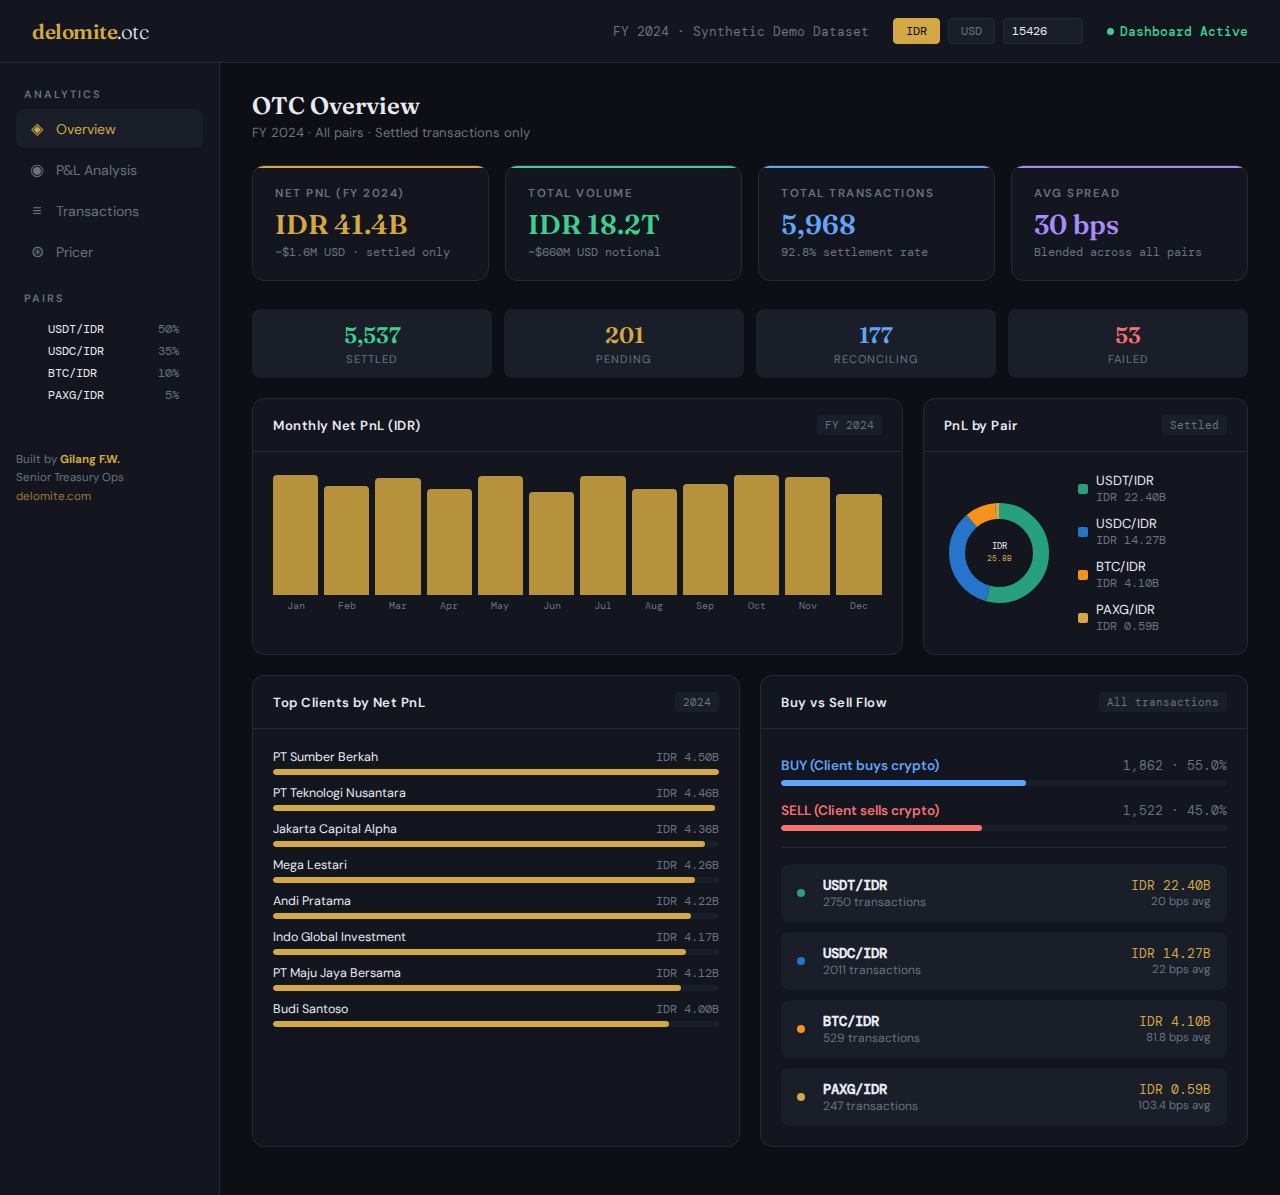
<file: dashboard/index.html>
<!DOCTYPE html>
<html lang="en">

<head>
  <meta charset="UTF-8" />
  <meta name="viewport" content="width=device-width, initial-scale=1.0" />
  <title>OTC Treasury Dashboard · Delomite</title>
  <link
    href="https://fonts.googleapis.com/css2?family=DM+Mono:wght@400;500&family=Fraunces:ital,opsz,wght@0,9..144,300;0,9..144,600;0,9..144,700;1,9..144,300&family=DM+Sans:wght@300;400;500;600&display=swap"
    rel="stylesheet" />
  <style>
    :root {
      --bg: #0d0f14;
      --surface: #13161e;
      --surface2: #1a1e28;
      --border: #252935;
      --text: #e8eaf0;
      --muted: #6b7280;
      --gold: #d4a843;
      --gold-dim: #a07830;
      --green: #3ecf8e;
      --red: #f87171;
      --blue: #60a5fa;
      --purple: #a78bfa;
      --usdt: #26a17b;
      --usdc: #2775ca;
      --btc: #f7931a;
      --paxg: #d4a843;
    }

    * {
      margin: 0;
      padding: 0;
      box-sizing: border-box;
    }

    body {
      background: var(--bg);
      color: var(--text);
      font-family: 'DM Sans', sans-serif;
      font-size: 14px;
      min-height: 100vh;
    }

    /* ── TOPBAR ── */
    .topbar {
      display: flex;
      align-items: center;
      justify-content: space-between;
      padding: 18px 32px;
      border-bottom: 1px solid var(--border);
      background: var(--surface);
      position: sticky;
      top: 0;
      z-index: 100;
    }

    .logo {
      font-family: 'Fraunces', serif;
      font-size: 1.3rem;
      font-weight: 600;
      color: var(--gold);
      letter-spacing: -0.5px;
    }

    .logo span {
      color: var(--text);
      font-weight: 300;
    }

    .topbar-meta {
      display: flex;
      align-items: center;
      gap: 24px;
      font-size: 0.8rem;
      color: var(--muted);
      font-family: 'DM Mono', monospace;
    }

    .live-badge {
      display: flex;
      align-items: center;
      gap: 6px;
      color: var(--green);
      font-weight: 500;
    }

    .live-dot {
      width: 7px;
      height: 7px;
      border-radius: 50%;
      background: var(--green);
      animation: pulse 2s infinite;
    }

    @keyframes pulse {

      0%,
      100% {
        opacity: 1;
      }

      50% {
        opacity: 0.3;
      }
    }

    /* ── LAYOUT ── */
    .layout {
      display: grid;
      grid-template-columns: 220px 1fr;
      min-height: calc(100vh - 61px);
    }

    /* ── SIDEBAR ── */
    .sidebar {
      background: var(--surface);
      border-right: 1px solid var(--border);
      padding: 24px 0;
    }

    .nav-section {
      padding: 0 16px;
      margin-bottom: 8px;
    }

    .nav-label {
      font-size: 0.68rem;
      font-weight: 600;
      letter-spacing: 2px;
      text-transform: uppercase;
      color: var(--muted);
      padding: 0 8px;
      margin-bottom: 8px;
    }

    .nav-item {
      display: flex;
      align-items: center;
      gap: 10px;
      padding: 9px 12px;
      border-radius: 8px;
      cursor: pointer;
      color: var(--muted);
      font-size: 0.88rem;
      transition: all 0.15s;
      margin-bottom: 2px;
    }

    .nav-item:hover {
      background: var(--surface2);
      color: var(--text);
    }

    .nav-item.active {
      background: var(--surface2);
      color: var(--gold);
    }

    .nav-item .icon {
      font-size: 1rem;
      width: 18px;
      text-align: center;
    }

    .sidebar-pair-list {
      padding: 8px 24px;
      display: flex;
      flex-direction: column;
      gap: 6px;
    }

    .pair-tag {
      display: flex;
      align-items: center;
      justify-content: space-between;
      font-size: 0.78rem;
      font-family: 'DM Mono', monospace;
    }

    .pair-dot {
      width: 8px;
      height: 8px;
      border-radius: 50%;
      margin-right: 8px;
    }

    .pair-dot.usdt {
      background: var(--usdt);
    }

    .pair-dot.usdc {
      background: var(--usdc);
    }

    .pair-dot.btc {
      background: var(--btc);
    }

    .pair-dot.paxg {
      background: var(--paxg);
    }

    .pair-pct {
      color: var(--muted);
    }

    /* ── MAIN ── */
    .main {
      padding: 28px 32px;
      overflow-x: hidden;
    }

    .page {
      display: none;
    }

    .page.active {
      display: block;
    }

    /* ── KPI STRIP ── */
    .kpi-strip {
      display: grid;
      grid-template-columns: repeat(4, 1fr);
      gap: 16px;
      margin-bottom: 28px;
    }

    .kpi {
      background: var(--surface);
      border: 1px solid var(--border);
      border-radius: 12px;
      padding: 20px 22px;
      position: relative;
      overflow: hidden;
    }

    .kpi::before {
      content: '';
      position: absolute;
      top: 0;
      left: 0;
      right: 0;
      height: 2px;
    }

    .kpi.gold::before {
      background: var(--gold);
    }

    .kpi.green::before {
      background: var(--green);
    }

    .kpi.blue::before {
      background: var(--blue);
    }

    .kpi.purple::before {
      background: var(--purple);
    }

    .kpi-label {
      font-size: 0.72rem;
      font-weight: 600;
      letter-spacing: 1.5px;
      text-transform: uppercase;
      color: var(--muted);
      margin-bottom: 10px;
    }

    .kpi-value {
      font-family: 'Fraunces', serif;
      font-size: 1.7rem;
      font-weight: 600;
      line-height: 1;
      margin-bottom: 6px;
    }

    .kpi-value.gold {
      color: var(--gold);
    }

    .kpi-value.green {
      color: var(--green);
    }

    .kpi-value.blue {
      color: var(--blue);
    }

    .kpi-value.purple {
      color: var(--purple);
    }

    .kpi-sub {
      font-size: 0.75rem;
      color: var(--muted);
      font-family: 'DM Mono', monospace;
    }

    /* ── GRID ── */
    .grid-2 {
      display: grid;
      grid-template-columns: 1fr 1fr;
      gap: 20px;
      margin-bottom: 20px;
    }

    .grid-3 {
      display: grid;
      grid-template-columns: 2fr 1fr;
      gap: 20px;
      margin-bottom: 20px;
    }

    /* ── CARD ── */
    .card {
      background: var(--surface);
      border: 1px solid var(--border);
      border-radius: 12px;
      overflow: hidden;
    }

    .card-header {
      display: flex;
      align-items: center;
      justify-content: space-between;
      padding: 16px 20px;
      border-bottom: 1px solid var(--border);
    }

    .card-title {
      font-size: 0.82rem;
      font-weight: 600;
      letter-spacing: 0.5px;
      color: var(--text);
    }

    .card-badge {
      font-size: 0.68rem;
      font-family: 'DM Mono', monospace;
      color: var(--muted);
      background: var(--surface2);
      padding: 3px 8px;
      border-radius: 4px;
    }

    .card-body {
      padding: 20px;
    }

    /* ── CHART CANVAS ── */
    .chart-wrap {
      position: relative;
    }

    /* ── BAR CHART (CSS) ── */
    .bar-chart {
      display: flex;
      align-items: flex-end;
      gap: 6px;
      height: 140px;
    }

    .bar-col {
      flex: 1;
      display: flex;
      flex-direction: column;
      align-items: center;
      gap: 4px;
      height: 100%;
      justify-content: flex-end;
    }

    .bar {
      width: 100%;
      border-radius: 4px 4px 0 0;
      transition: opacity 0.2s;
      cursor: pointer;
      min-height: 4px;
    }

    .bar:hover {
      opacity: 0.8;
    }

    .bar-label {
      font-size: 0.6rem;
      color: var(--muted);
      font-family: 'DM Mono', monospace;
      text-align: center;
    }

    /* ── LINE CHART (SVG) ── */
    .line-chart-wrap {
      width: 100%;
      overflow: hidden;
    }

    /* ── DONUT ── */
    .donut-wrap {
      display: flex;
      align-items: center;
      gap: 24px;
    }

    .donut-svg {
      flex-shrink: 0;
    }

    .donut-legend {
      display: flex;
      flex-direction: column;
      gap: 10px;
    }

    .legend-item {
      display: flex;
      align-items: center;
      gap: 8px;
      font-size: 0.82rem;
    }

    .legend-dot {
      width: 10px;
      height: 10px;
      border-radius: 2px;
      flex-shrink: 0;
    }

    .legend-name {
      color: var(--text);
    }

    .legend-val {
      color: var(--muted);
      font-family: 'DM Mono', monospace;
      font-size: 0.75rem;
    }

    /* ── STATUS PILLS ── */
    .status-row {
      display: flex;
      gap: 12px;
      margin-bottom: 20px;
    }

    .status-pill {
      flex: 1;
      background: var(--surface2);
      border-radius: 8px;
      padding: 12px 14px;
      text-align: center;
    }

    .status-pill .num {
      font-family: 'Fraunces', serif;
      font-size: 1.4rem;
      font-weight: 600;
      margin-bottom: 3px;
    }

    .status-pill .lbl {
      font-size: 0.7rem;
      color: var(--muted);
      text-transform: uppercase;
      letter-spacing: 1px;
    }

    .status-pill.settled .num {
      color: var(--green);
    }

    .status-pill.pending .num {
      color: var(--gold);
    }

    .status-pill.recon .num {
      color: var(--blue);
    }

    .status-pill.failed .num {
      color: var(--red);
    }

    /* ── TABLE ── */
    .data-table {
      width: 100%;
      border-collapse: collapse;
    }

    .data-table th {
      font-size: 0.7rem;
      font-weight: 600;
      letter-spacing: 1px;
      text-transform: uppercase;
      color: var(--muted);
      padding: 10px 12px;
      text-align: left;
      border-bottom: 1px solid var(--border);
    }

    .data-table td {
      padding: 10px 12px;
      font-size: 0.82rem;
      border-bottom: 1px solid var(--border);
      font-family: 'DM Mono', monospace;
      color: var(--text);
    }

    .data-table tr:last-child td {
      border-bottom: none;
    }

    .data-table tr:hover td {
      background: var(--surface2);
    }

    .badge {
      display: inline-block;
      padding: 2px 8px;
      border-radius: 4px;
      font-size: 0.68rem;
      font-weight: 600;
    }

    .badge.buy {
      background: rgba(96, 165, 250, 0.15);
      color: var(--blue);
    }

    .badge.sell {
      background: rgba(248, 113, 113, 0.15);
      color: var(--red);
    }

    .badge.settled {
      background: rgba(62, 207, 142, 0.15);
      color: var(--green);
    }

    .badge.pending {
      background: rgba(212, 168, 67, 0.15);
      color: var(--gold);
    }

    .badge.recon {
      background: rgba(96, 165, 250, 0.1);
      color: var(--blue);
    }

    .badge.failed {
      background: rgba(248, 113, 113, 0.1);
      color: var(--red);
    }

    .pair-chip {
      display: inline-flex;
      align-items: center;
      gap: 5px;
      font-size: 0.75rem;
    }

    /* ── PRICER ── */
    .pricer-form {
      display: grid;
      grid-template-columns: 1fr 1fr;
      gap: 16px;
      margin-bottom: 20px;
    }

    .form-group {
      display: flex;
      flex-direction: column;
      gap: 6px;
    }

    .form-label {
      font-size: 0.72rem;
      font-weight: 600;
      letter-spacing: 1px;
      text-transform: uppercase;
      color: var(--muted);
    }

    .form-input,
    .form-select {
      background: var(--surface2);
      border: 1px solid var(--border);
      color: var(--text);
      padding: 10px 14px;
      border-radius: 8px;
      font-size: 0.88rem;
      font-family: 'DM Mono', monospace;
      outline: none;
      transition: border-color 0.2s;
    }

    .form-input:focus,
    .form-select:focus {
      border-color: var(--gold);
    }

    .form-select option {
      background: var(--surface2);
    }

    .pricer-result {
      background: var(--surface2);
      border: 1px solid var(--border);
      border-radius: 10px;
      padding: 20px;
    }

    .pricer-grid {
      display: grid;
      grid-template-columns: repeat(3, 1fr);
      gap: 16px;
      margin-bottom: 16px;
    }

    .pricer-item {
      text-align: center;
    }

    .pricer-item .p-label {
      font-size: 0.68rem;
      color: var(--muted);
      text-transform: uppercase;
      letter-spacing: 1px;
      margin-bottom: 6px;
    }

    .pricer-item .p-value {
      font-family: 'Fraunces', serif;
      font-size: 1.1rem;
      font-weight: 600;
    }

    .pricer-item .p-value.buy-quote {
      color: var(--blue);
    }

    .pricer-item .p-value.sell-quote {
      color: var(--red);
    }

    .pricer-item .p-value.pnl {
      color: var(--green);
    }

    .calc-btn {
      width: 100%;
      padding: 12px;
      background: var(--gold);
      color: #0d0f14;
      border: none;
      border-radius: 8px;
      font-size: 0.9rem;
      font-weight: 600;
      cursor: pointer;
      font-family: 'DM Sans', sans-serif;
      transition: opacity 0.2s;
    }

    .calc-btn:hover {
      opacity: 0.85;
    }

    .pricer-note {
      font-size: 0.72rem;
      color: var(--muted);
      margin-top: 12px;
      padding-top: 12px;
      border-top: 1px solid var(--border);
    }

    /* ── HORIZONTAL BAR (client pnl) ── */
    .hbar-list {
      display: flex;
      flex-direction: column;
      gap: 10px;
    }

    .hbar-row {
      display: flex;
      flex-direction: column;
      gap: 4px;
    }

    .hbar-meta {
      display: flex;
      justify-content: space-between;
      font-size: 0.78rem;
    }

    .hbar-name {
      color: var(--text);
    }

    .hbar-val {
      color: var(--muted);
      font-family: 'DM Mono', monospace;
    }

    .hbar-track {
      background: var(--surface2);
      border-radius: 3px;
      height: 6px;
      overflow: hidden;
    }

    .hbar-fill {
      height: 100%;
      border-radius: 3px;
      background: var(--gold);
      transition: width 0.8s ease;
    }

    /* ── PAGE TITLE ── */
    .page-title {
      margin-bottom: 24px;
    }

    .page-title h2 {
      font-family: 'Fraunces', serif;
      font-size: 1.5rem;
      font-weight: 600;
      color: var(--text);
      margin-bottom: 4px;
    }

    .page-title p {
      font-size: 0.82rem;
      color: var(--muted);
    }

    /* ── PAIR PNL TABLE ── */
    .pair-summary {
      display: flex;
      flex-direction: column;
      gap: 10px;
    }

    .pair-row {
      display: flex;
      align-items: center;
      justify-content: space-between;
      padding: 12px 16px;
      background: var(--surface2);
      border-radius: 8px;
    }

    .pair-info {
      display: flex;
      align-items: center;
      gap: 10px;
    }

    .pair-name {
      font-weight: 600;
      font-size: 0.9rem;
      font-family: 'DM Mono', monospace;
    }

    .pair-txcount {
      font-size: 0.75rem;
      color: var(--muted);
    }

    .pair-nums {
      display: flex;
      gap: 24px;
      text-align: right;
    }

    .pair-num-item .lbl {
      font-size: 0.65rem;
      color: var(--muted);
      text-transform: uppercase;
      letter-spacing: 1px;
    }

    .pair-num-item .val {
      font-family: 'DM Mono', monospace;
      font-size: 0.85rem;
    }


    /* ── CURRENCY TOGGLE ── */
    .currency-btn {
      background: var(--surface2);
      border: 1px solid var(--border);
      color: var(--muted);
      padding: 4px 12px;
      border-radius: 4px;
      font-size: 0.75rem;
      font-family: 'DM Mono', monospace;
      cursor: pointer;
      transition: all 0.2s;
    }

    .currency-btn:hover {
      border-color: var(--gold);
    }

    .currency-btn.active {
      background: var(--gold);
      color: #0d0f14;
      border-color: var(--gold);
    }

    @media (max-width: 900px) {
      .layout {
        grid-template-columns: 1fr;
      }

      .sidebar {
        display: none;
      }

      .kpi-strip {
        grid-template-columns: repeat(2, 1fr);
      }

      .grid-2,
      .grid-3 {
        grid-template-columns: 1fr;
      }

      .pricer-form {
        grid-template-columns: 1fr;
      }

      .pricer-grid {
        grid-template-columns: 1fr;
      }
    }
  </style>
</head>

<body>

  <!-- TOPBAR -->
  <div class="topbar">
    <div class="logo">delomite<span>.otc</span></div>
    <div class="topbar-meta">
      <span>FY 2024 · Synthetic Demo Dataset</span>
      <div style="display:flex; gap:8px; align-items:center;">
        <button id="btn-idr" class="currency-btn active" onclick="setCurrency('IDR')">IDR</button>
        <button id="btn-usd" class="currency-btn" onclick="setCurrency('USD')">USD</button>
        <input type="number" id="fx-rate" value="15426" placeholder="FX Rate"
          style="width:80px; background:var(--surface2); border:1px solid var(--border); color:var(--text); padding:4px 8px; border-radius:4px; font-size:0.75rem; font-family:'DM Mono',monospace;"
          onchange="updateFxRate()" />
      </div>
      <div class="live-badge">
        <div class="live-dot"></div>Dashboard Active
      </div>
    </div>
  </div>

  <div class="layout">

    <!-- SIDEBAR -->
    <div class="sidebar">
      <div class="nav-section">
        <div class="nav-label">Analytics</div>
        <div class="nav-item active" onclick="showPage('overview')">
          <span class="icon">◈</span> Overview
        </div>
        <div class="nav-item" onclick="showPage('pnl')">
          <span class="icon">◉</span> P&amp;L Analysis
        </div>
        <div class="nav-item" onclick="showPage('transactions')">
          <span class="icon">≡</span> Transactions
        </div>
        <div class="nav-item" onclick="showPage('pricer')">
          <span class="icon">⊛</span> Pricer
        </div>
      </div>

      <div class="nav-section" style="margin-top:20px;">
        <div class="nav-label">Pairs</div>
        <div class="sidebar-pair-list">
          <div class="pair-tag">
            <span><span class="pair-dot usdt"></span>USDT/IDR</span>
            <span class="pair-pct">50%</span>
          </div>
          <div class="pair-tag">
            <span><span class="pair-dot usdc"></span>USDC/IDR</span>
            <span class="pair-pct">35%</span>
          </div>
          <div class="pair-tag">
            <span><span class="pair-dot btc"></span>BTC/IDR</span>
            <span class="pair-pct">10%</span>
          </div>
          <div class="pair-tag">
            <span><span class="pair-dot paxg"></span>PAXG/IDR</span>
            <span class="pair-pct">5%</span>
          </div>
        </div>
      </div>

      <div class="nav-section" style="margin-top:24px; padding: 16px;">
        <div style="font-size:0.72rem; color:var(--muted); line-height:1.6;">
          Built by <strong style="color:var(--gold)">Gilang F.W.</strong><br>
          Senior Treasury Ops<br>
          <a href="https://delomite.com" style="color:var(--gold-dim); text-decoration:none;">delomite.com</a>
        </div>
      </div>
    </div>

    <!-- MAIN -->
    <div class="main">

      <!-- ══════════════════ PAGE: OVERVIEW ══════════════════ -->
      <div id="page-overview" class="page active">
        <div class="page-title">
          <h2>OTC Overview</h2>
          <p>FY 2024 · All pairs · Settled transactions only</p>
        </div>

        <!-- KPI STRIP -->
        <div class="kpi-strip">
          <div class="kpi gold">
            <div class="kpi-label">Net PnL (FY 2024)</div>
          <div class="kpi-value gold">IDR 41.4B</div>
            <div class="kpi-sub">~$1.6M USD · settled only</div>
          </div>
          <div class="kpi green">
            <div class="kpi-label">Total Volume</div>
          <div class="kpi-value green">IDR 18.2T</div>
            <div class="kpi-sub">~$660M USD notional</div>
          </div>
          <div class="kpi blue">
            <div class="kpi-label">Total Transactions</div>
          <div class="kpi-value blue">5,968</div>
          <div class="kpi-sub">92.8% settlement rate</div>
          </div>
          <div class="kpi purple">
            <div class="kpi-label">Avg Spread</div>
          <div class="kpi-value purple">30 bps</div>
            <div class="kpi-sub">Blended across all pairs</div>
          </div>
        </div>

        <!-- STATUS ROW -->
        <div class="status-row">
          <div class="status-pill settled">
          <div class="num">5,537</div>
            <div class="lbl">Settled</div>
          </div>
          <div class="status-pill pending">
          <div class="num">201</div>
            <div class="lbl">Pending</div>
          </div>
          <div class="status-pill recon">
          <div class="num">177</div>
            <div class="lbl">Reconciling</div>
          </div>
          <div class="status-pill failed">
          <div class="num">53</div>
            <div class="lbl">Failed</div>
          </div>
        </div>

        <!-- MONTHLY BAR + PAIR DONUT -->
        <div class="grid-3">
          <div class="card">
            <div class="card-header">
              <span class="card-title">Monthly Net PnL (IDR)</span>
              <span class="card-badge">FY 2024</span>
            </div>
            <div class="card-body">
              <div class="bar-chart" id="monthly-bar"></div>
            </div>
          </div>

          <div class="card">
            <div class="card-header">
              <span class="card-title">PnL by Pair</span>
              <span class="card-badge">Settled</span>
            </div>
            <div class="card-body">
              <div class="donut-wrap">
                <svg class="donut-svg" width="110" height="110" viewBox="0 0 110 110" id="donut-svg"></svg>
                <div class="donut-legend" id="donut-legend"></div>
              </div>
            </div>
          </div>
        </div>

        <!-- CLIENT PNL + DIRECTION -->
        <div class="grid-2">
          <div class="card">
            <div class="card-header">
              <span class="card-title">Top Clients by Net PnL</span>
              <span class="card-badge">2024</span>
            </div>
            <div class="card-body">
              <div class="hbar-list" id="client-hbar"></div>
            </div>
          </div>

          <div class="card">
            <div class="card-header">
              <span class="card-title">Buy vs Sell Flow</span>
              <span class="card-badge">All transactions</span>
            </div>
            <div class="card-body">
              <div style="display:flex; flex-direction:column; gap:16px; padding-top:8px;">
                <div>
                  <div style="display:flex; justify-content:space-between; margin-bottom:6px;">
                    <span style="color:var(--blue); font-size:0.85rem; font-weight:600;">BUY (Client buys crypto)</span>
                    <span style="font-family:'DM Mono',monospace; font-size:0.82rem; color:var(--muted);">1,862 ·
                      55.0%</span>
                  </div>
                  <div class="hbar-track">
                    <div class="hbar-fill" style="width:55%; background:var(--blue);"></div>
                  </div>
                </div>
                <div>
                  <div style="display:flex; justify-content:space-between; margin-bottom:6px;">
                    <span style="color:var(--red); font-size:0.85rem; font-weight:600;">SELL (Client sells
                      crypto)</span>
                    <span style="font-family:'DM Mono',monospace; font-size:0.82rem; color:var(--muted);">1,522 ·
                      45.0%</span>
                  </div>
                  <div class="hbar-track">
                    <div class="hbar-fill" style="width:45%; background:var(--red);"></div>
                  </div>
                </div>

                <div style="border-top:1px solid var(--border); padding-top:16px;">
                  <div class="pair-summary" id="pair-summary-small"></div>
                </div>
              </div>
            </div>
          </div>
        </div>
      </div>

      <!-- ══════════════════ PAGE: PNL ══════════════════ -->
      <div id="page-pnl" class="page">
        <div class="page-title">
          <h2>P&amp;L Analysis</h2>
          <p>Revenue recognition on full settlement of both legs</p>
        </div>

        <div class="kpi-strip">
          <div class="kpi gold">
            <div class="kpi-label">Gross Spread (FY)</div>
          <div class="kpi-value gold">IDR 41.4B</div>
            <div class="kpi-sub">Before regulatory tax</div>
          </div>
          <div class="kpi green">
            <div class="kpi-label">Net PnL (FY)</div>
            <div class="kpi-value green">IDR 25.8B</div>
            <div class="kpi-sub">After 0.21% OJK tax</div>
          </div>
          <div class="kpi blue">
            <div class="kpi-label">Tax Paid (FY)</div>
            <div class="kpi-value blue">IDR 19.6B</div>
            <div class="kpi-sub">Regulatory compliance</div>
          </div>
          <div class="kpi purple">
            <div class="kpi-label">Tax/Spread Ratio</div>
            <div class="kpi-value purple">43%</div>
            <div class="kpi-sub">Effective tax burden</div>
          </div>
        </div>

        <div class="card" style="margin-bottom:20px;">
          <div class="card-header">
            <span class="card-title">Monthly Waterfall: Gross Spread → Tax → Net PnL</span>
            <span class="card-badge">IDR billions</span>
          </div>
          <div class="card-body">
            <div id="waterfall-chart" style="height:180px; display:flex; align-items:flex-end; gap:4px;"></div>
            <div style="display:flex; gap:20px; margin-top:14px;">
              <span style="display:flex; align-items:center; gap:6px; font-size:0.75rem; color:var(--muted);">
                <span
                  style="width:10px; height:10px; border-radius:2px; background:var(--gold); display:inline-block;"></span>Gross
                Spread
              </span>
              <span style="display:flex; align-items:center; gap:6px; font-size:0.75rem; color:var(--muted);">
                <span
                  style="width:10px; height:10px; border-radius:2px; background:var(--red); display:inline-block;"></span>Tax
                (0.21%)
              </span>
              <span style="display:flex; align-items:center; gap:6px; font-size:0.75rem; color:var(--muted);">
                <span
                  style="width:10px; height:10px; border-radius:2px; background:var(--green); display:inline-block;"></span>Net
                PnL
              </span>
            </div>
          </div>
        </div>

        <div class="card">
          <div class="card-header">
            <span class="card-title">PnL Breakdown by Pair</span>
            <span class="card-badge">FY 2024 · Settled</span>
          </div>
          <div class="card-body">
            <table class="data-table">
              <thead>
                <tr>
                  <th>Pair</th>
                  <th>Transactions</th>
                  <th>Avg Spread (bps)</th>
                  <th>Net PnL (IDR)</th>
                  <th>PnL Share</th>
                </tr>
              </thead>
              <tbody id="pair-pnl-table"></tbody>
            </table>
          </div>
        </div>
      </div>

      <!-- ══════════════════ PAGE: TRANSACTIONS ══════════════════ -->
      <div id="page-transactions" class="page">
        <div class="page-title">
          <h2>Recent Transactions</h2>
          <p>Latest 20 settled transactions · Sorted by trade timestamp</p>
        </div>
        <div class="card">
          <div class="card-body" style="padding:0; overflow-x:auto;">
            <table class="data-table">
              <thead>
                <tr>
                  <th>TX ID</th>
                  <th>Date</th>
                  <th>Pair</th>
                  <th>Dir</th>
                  <th>Client</th>
                  <th>Volume</th>
                  <th>Rate (IDR)</th>
                  <th>IDR Amount</th>
                  <th>Spread</th>
                  <th>Net PnL</th>
                  <th>Status</th>
                </tr>
              </thead>
              <tbody id="tx-table"></tbody>
            </table>
          </div>
        </div>
      </div>

      <!-- ══════════════════ PAGE: PRICER ══════════════════ -->
      <div id="page-pricer" class="page">
        <div class="page-title">
          <h2>OTC Pricer</h2>
          <p>Live quote calculator · MM rate + spread + 0.21% OJK tax</p>
        </div>

        <div class="card" style="margin-bottom:20px;">
          <div class="card-header">
            <span class="card-title">Quote Calculator</span>
            <span class="card-badge">Indicative only</span>
          </div>
          <div class="card-body">
            <div class="pricer-form">
              <div class="form-group">
                <label class="form-label">Pair</label>
                <select class="form-select" id="p-pair" onchange="updateSpreadHint()">
                  <option value="USDT/IDR">USDT/IDR</option>
                  <option value="USDC/IDR">USDC/IDR</option>
                  <option value="BTC/IDR">BTC/IDR</option>
                  <option value="PAXG/IDR">PAXG/IDR</option>
                </select>
              </div>
              <div class="form-group">
                <label class="form-label">MM Indicative Rate (IDR)</label>
                <input class="form-input" type="number" id="p-mm-rate" placeholder="e.g. 15800" />
              </div>
              <div class="form-group">
                <label class="form-label">Volume (crypto units)</label>
                <input class="form-input" type="number" id="p-volume" placeholder="e.g. 100000" />
              </div>
              <div class="form-group">
                <label class="form-label">Spread (bps) <span id="spread-hint"
                    style="color:var(--muted); font-size:0.7rem;"></span></label>
                <input class="form-input" type="number" id="p-spread" placeholder="e.g. 20" />
              </div>
            </div>

            <button class="calc-btn" onclick="calculateQuote()">Calculate Quote</button>

            <div class="pricer-result" style="margin-top:20px;" id="pricer-result">
              <div class="pricer-grid">
                <div class="pricer-item">
                  <div class="p-label">Buy Quote (IDR/unit)</div>
                  <div class="p-value buy-quote" id="r-buy">—</div>
                </div>
                <div class="pricer-item">
                  <div class="p-label">Sell Quote (IDR/unit)</div>
                  <div class="p-value sell-quote" id="r-sell">—</div>
                </div>
                <div class="pricer-item">
                  <div class="p-label">Est. Net PnL (IDR)</div>
                  <div class="p-value pnl" id="r-pnl">—</div>
                </div>
              </div>
              <div class="pricer-grid">
                <div class="pricer-item">
                  <div class="p-label">Total IDR (Buy)</div>
                  <div class="p-value" style="color:var(--text); font-size:0.9rem;" id="r-buy-total">—</div>
                </div>
                <div class="pricer-item">
                  <div class="p-label">Total IDR (Sell)</div>
                  <div class="p-value" style="color:var(--text); font-size:0.9rem;" id="r-sell-total">—</div>
                </div>
                <div class="pricer-item">
                  <div class="p-label">Tax (0.21%)</div>
                  <div class="p-value" style="color:var(--red); font-size:0.9rem;" id="r-tax">—</div>
                </div>
              </div>
              <div class="pricer-note">
                Formula: Buy quote = MM rate × (1 + spread + 0.21% tax) · Sell quote = MM rate × (1 − spread − 0.21%
                tax) · PnL recognized on full settlement of both crypto and fiat legs · Tax remitted per OJK PMK
                regulation.
              </div>
            </div>
          </div>
        </div>

        <div class="card">
          <div class="card-header">
            <span class="card-title">Typical Spread Ranges by Pair</span>
            <span class="card-badge">Historical average</span>
          </div>
          <div class="card-body">
            <table class="data-table">
              <thead>
                <tr>
                  <th>Pair</th>
                  <th>Min Spread</th>
                  <th>Max Spread</th>
                  <th>Avg (FY 2024)</th>
                  <th>Notes</th>
                </tr>
              </thead>
              <tbody>
                <tr>
                  <td><span class="pair-chip"><span class="pair-dot usdt"></span>USDT/IDR</span></td>
                  <td>12 bps</td>
                  <td>28 bps</td>
                  <td>20 bps</td>
                  <td>Tightest — high frequency stablecoin</td>
                </tr>
                <tr>
                  <td><span class="pair-chip"><span class="pair-dot usdc"></span>USDC/IDR</span></td>
                  <td>15 bps</td>
                  <td>29 bps</td>
                  <td>22 bps</td>
                  <td>Slightly wider — lower liquidity vs USDT</td>
                </tr>
                <tr>
                  <td><span class="pair-chip"><span class="pair-dot btc"></span>BTC/IDR</span></td>
                  <td>45 bps</td>
                  <td>120 bps</td>
                  <td>84 bps</td>
                  <td>Wider — price volatility risk during settlement window</td>
                </tr>
                <tr>
                  <td><span class="pair-chip"><span class="pair-dot paxg"></span>PAXG/IDR</span></td>
                  <td>60 bps</td>
                  <td>150 bps</td>
                  <td>99 bps</td>
                  <td>Widest — gold premium + FX conversion risk</td>
                </tr>
              </tbody>
            </table>
          </div>
        </div>
      </div>

    </div><!-- /main -->
  </div><!-- /layout -->

  <script>
    // ── DATA ──────────────────────────────────────────────────────
    // BAKED DATA
const monthly = [
  {
    "m": "Jan",
    "pnl": 3674409758,
    "gross": 7169874960,
    "tax": 3495465202,
    "tx": 481
  },
  {
    "m": "Feb",
    "pnl": 3346256138,
    "gross": 6481851732,
    "tax": 3135595594,
    "tx": 463
  },
  {
    "m": "Mar",
    "pnl": 3592645840,
    "gross": 6792972147,
    "tax": 3200326307,
    "tx": 468
  },
  {
    "m": "Apr",
    "pnl": 3261328195,
    "gross": 6265487001,
    "tax": 3004158806,
    "tx": 454
  },
  {
    "m": "May",
    "pnl": 3645648893,
    "gross": 6965515605,
    "tax": 3319866711,
    "tx": 489
  },
  {
    "m": "Jun",
    "pnl": 3157837439,
    "gross": 6094832886,
    "tax": 2936995446,
    "tx": 425
  },
  {
    "m": "Jul",
    "pnl": 3644375618,
    "gross": 7067696938,
    "tax": 3423321320,
    "tx": 488
  },
  {
    "m": "Aug",
    "pnl": 3238897542,
    "gross": 6223204951,
    "tax": 2984307409,
    "tx": 458
  },
  {
    "m": "Sep",
    "pnl": 3410034868,
    "gross": 6573201856,
    "tax": 3163166987,
    "tx": 428
  },
  {
    "m": "Oct",
    "pnl": 3674092020,
    "gross": 7035387077,
    "tax": 3361295057,
    "tx": 481
  },
  {
    "m": "Nov",
    "pnl": 3631702415,
    "gross": 6947550315,
    "tax": 3315847900,
    "tx": 475
  },
  {
    "m": "Dec",
    "pnl": 3084890952,
    "gross": 6058044865,
    "tax": 2973153913,
    "tx": 427
  }
];

const pairData = [
  {
    "pair": "USDT/IDR",
    "pnl": 22398249908,
    "tx": 2750,
    "bps": 20.0,
    "color": "#26a17b",
    "cls": "usdt"
  },
  {
    "pair": "USDC/IDR",
    "pnl": 14269725845,
    "tx": 2011,
    "bps": 22.0,
    "color": "#2775ca",
    "cls": "usdc"
  },
  {
    "pair": "BTC/IDR",
    "pnl": 4100140292,
    "tx": 529,
    "bps": 81.8,
    "color": "#f7931a",
    "cls": "btc"
  },
  {
    "pair": "PAXG/IDR",
    "pnl": 594003635,
    "tx": 247,
    "bps": 103.4,
    "color": "#d4a843",
    "cls": "paxg"
  }
];

const clientPnl = [
  {
    "name": "PT Sumber Berkah",
    "pnl": 4499286924
  },
  {
    "name": "PT Teknologi Nusantara",
    "pnl": 4461030716
  },
  {
    "name": "Jakarta Capital Alpha",
    "pnl": 4356583958
  },
  {
    "name": "Mega Lestari",
    "pnl": 4256439317
  },
  {
    "name": "Andi Pratama",
    "pnl": 4215321831
  },
  {
    "name": "Indo Global Investment",
    "pnl": 4168919256
  },
  {
    "name": "PT Maju Jaya Bersama",
    "pnl": 4119149753
  },
  {
    "name": "Budi Santoso",
    "pnl": 3996084209
  }
];

const recentTx = [
  {
    "id": "OTC-05954",
    "date": "2024-12-31",
    "pair": "USDC/IDR",
    "dir": "SELL",
    "client": "PT Teknologi Nusantara",
    "vol": 276060,
    "rate": 15766,
    "amt": 4352479969,
    "bps": 29,
    "pnl": 12731550,
    "status": "SETTLED"
  },
  {
    "id": "OTC-05946",
    "date": "2024-12-31",
    "pair": "USDT/IDR",
    "dir": "SELL",
    "client": "Jakarta Capital Alpha",
    "vol": 149289,
    "rate": 16557,
    "amt": 2471794590,
    "bps": 19,
    "pnl": 4736117,
    "status": "SETTLED"
  },
  {
    "id": "OTC-05949",
    "date": "2024-12-31",
    "pair": "USDC/IDR",
    "dir": "SELL",
    "client": "Andi Pratama",
    "vol": 98780,
    "rate": 15749,
    "amt": 1555721855,
    "bps": 28,
    "pnl": 4393558,
    "status": "SETTLED"
  },
  {
    "id": "OTC-05960",
    "date": "2024-12-31",
    "pair": "USDT/IDR",
    "dir": "SELL",
    "client": "Siti Aminah",
    "vol": 341950,
    "rate": 16534,
    "amt": 5654066440,
    "bps": 18,
    "pnl": 10263654,
    "status": "SETTLED"
  },
  {
    "id": "OTC-05953",
    "date": "2024-12-31",
    "pair": "USDT/IDR",
    "dir": "BUY",
    "client": "PT Sumber Berkah",
    "vol": 294407,
    "rate": 16676,
    "amt": 4909718290,
    "bps": 24,
    "pnl": 11684347,
    "status": "SETTLED"
  },
  {
    "id": "OTC-05965",
    "date": "2024-12-31",
    "pair": "USDT/IDR",
    "dir": "BUY",
    "client": "Budi Santoso",
    "vol": 86586,
    "rate": 16687,
    "amt": 1444917563,
    "bps": 17,
    "pnl": 2435574,
    "status": "SETTLED"
  },
  {
    "id": "OTC-05962",
    "date": "2024-12-31",
    "pair": "USDT/IDR",
    "dir": "SELL",
    "client": "PT Maju Jaya Bersama",
    "vol": 412595,
    "rate": 16540,
    "amt": 6824396272,
    "bps": 18,
    "pnl": 12388118,
    "status": "SETTLED"
  },
  {
    "id": "OTC-05956",
    "date": "2024-12-31",
    "pair": "BTC/IDR",
    "dir": "BUY",
    "client": "Mega Lestari",
    "vol": 2,
    "rate": 820912958,
    "amt": 1671602420,
    "bps": 102,
    "pnl": 16800520,
    "status": "SETTLED"
  },
  {
    "id": "OTC-05966",
    "date": "2024-12-31",
    "pair": "USDC/IDR",
    "dir": "BUY",
    "client": "Jakarta Capital Alpha",
    "vol": 44606,
    "rate": 15885,
    "amt": 708603439,
    "bps": 17,
    "pnl": 1194432,
    "status": "SETTLED"
  },
  {
    "id": "OTC-05948",
    "date": "2024-12-31",
    "pair": "USDT/IDR",
    "dir": "SELL",
    "client": "Mega Lestari",
    "vol": 303976,
    "rate": 16548,
    "amt": 5030297278,
    "bps": 14,
    "pnl": 7104253,
    "status": "SETTLED"
  },
  {
    "id": "OTC-05958",
    "date": "2024-12-31",
    "pair": "USDT/IDR",
    "dir": "SELL",
    "client": "Siti Aminah",
    "vol": 148186,
    "rate": 16567,
    "amt": 2455077612,
    "bps": 12,
    "pnl": 2972917,
    "status": "SETTLED"
  },
  {
    "id": "OTC-05945",
    "date": "2024-12-31",
    "pair": "USDC/IDR",
    "dir": "SELL",
    "client": "Siti Aminah",
    "vol": 69082,
    "rate": 15764,
    "amt": 1089054078,
    "bps": 24,
    "pnl": 2635882,
    "status": "SETTLED"
  },
  {
    "id": "OTC-05959",
    "date": "2024-12-31",
    "pair": "USDT/IDR",
    "dir": "BUY",
    "client": "Andi Pratama",
    "vol": 498269,
    "rate": 16662,
    "amt": 8302587007,
    "bps": 14,
    "pnl": 11522269,
    "status": "SETTLED"
  },
  {
    "id": "OTC-05950",
    "date": "2024-12-31",
    "pair": "USDT/IDR",
    "dir": "BUY",
    "client": "PT Teknologi Nusantara",
    "vol": 341133,
    "rate": 16677,
    "amt": 5689388736,
    "bps": 14,
    "pnl": 7895692,
    "status": "SETTLED"
  },
  {
    "id": "OTC-05955",
    "date": "2024-12-31",
    "pair": "USDT/IDR",
    "dir": "SELL",
    "client": "Andi Pratama",
    "vol": 453957,
    "rate": 16542,
    "amt": 7509646968,
    "bps": 21,
    "pnl": 15903287,
    "status": "SETTLED"
  },
  {
    "id": "OTC-05957",
    "date": "2024-12-31",
    "pair": "USDT/IDR",
    "dir": "BUY",
    "client": "Jakarta Capital Alpha",
    "vol": 387119,
    "rate": 16684,
    "amt": 6458921352,
    "bps": 24,
    "pnl": 15371204,
    "status": "SETTLED"
  },
  {
    "id": "OTC-05963",
    "date": "2024-12-31",
    "pair": "USDT/IDR",
    "dir": "SELL",
    "client": "Andi Pratama",
    "vol": 434737,
    "rate": 16544,
    "amt": 7192426991,
    "bps": 15,
    "pnl": 10882191,
    "status": "SETTLED"
  },
  {
    "id": "OTC-05967",
    "date": "2024-12-31",
    "pair": "BTC/IDR",
    "dir": "BUY",
    "client": "PT Sumber Berkah",
    "vol": 0,
    "rate": 817764537,
    "amt": 581496636,
    "bps": 63,
    "pnl": 3622740,
    "status": "SETTLED"
  },
  {
    "id": "OTC-05951",
    "date": "2024-12-31",
    "pair": "USDC/IDR",
    "dir": "BUY",
    "client": "Indo Global Investment",
    "vol": 216739,
    "rate": 15909,
    "amt": 3448194940,
    "bps": 21,
    "pnl": 7180637,
    "status": "SETTLED"
  },
  {
    "id": "OTC-05947",
    "date": "2024-12-31",
    "pair": "USDT/IDR",
    "dir": "BUY",
    "client": "Andi Pratama",
    "vol": 179501,
    "rate": 16669,
    "amt": 2992270437,
    "bps": 18,
    "pnl": 5340751,
    "status": "SETTLED"
  }
];

// STATE-MARKER

    // ── CURRENCY STATE ────────────────────────────────────────────
    let STATE = {
      currency: 'IDR',
      fxRate: 15426
    };

    function setCurrency(curr) {
      STATE.currency = curr;
      document.getElementById('btn-idr').classList.toggle('active', curr === 'IDR');
      document.getElementById('btn-usd').classList.toggle('active', curr === 'USD');
      refreshDashboard();
    }

    function updateFxRate() {
      STATE.fxRate = parseFloat(document.getElementById('fx-rate').value) || 15426;
      if (STATE.currency === 'USD') refreshDashboard();
    }

    function refreshDashboard() {
      buildMonthlyBar();
      buildDonut();
      buildClientHbar();
      buildPairSmall();
      buildWaterfall();
      buildPairTable();
      buildTxTable();
    }


    // ── HELPERS ───────────────────────────────────────────────────
    const fmtB = v => {
      if (STATE.currency === 'USD') return "$" + (v / STATE.fxRate / 1e6).toFixed(1) + "M";
      return "IDR " + (v / 1e9).toFixed(2) + "B";
    };
    const fmtM = v => {
      if (STATE.currency === 'USD') return "$" + (v / STATE.fxRate / 1e6).toFixed(1) + "M";
      return "IDR " + (v / 1e6).toFixed(1) + "M";
    };
    const fmtN = v => {
      if (STATE.currency === 'USD') return (v / STATE.fxRate).toLocaleString("en-US");
      return v.toLocaleString("id-ID");
    };
    const fmtK = v => {
      const val = STATE.currency === 'USD' ? v / STATE.fxRate : v;
      return val >= 1e6 ? (val / 1e6).toFixed(2) + "M" : val >= 1e3 ? (val / 1e3).toFixed(1) + "K" : val.toFixed(4);
    };

    function pairColor(p) {
      return {
        "USDT/IDR": "#26a17b", "USDC/IDR": "#2775ca", "BTC/IDR": "#f7931a", "PAXG/IDR": "#d4a843"
      }[p] || "#6b7280";
    }

    // ── NAV ───────────────────────────────────────────────────────
    function showPage(name) {
      document.querySelectorAll(".page").forEach(p => p.classList.remove("active"));
      document.querySelectorAll(".nav-item").forEach(n => n.classList.remove("active"));
      document.getElementById("page-" + name).classList.add("active");
      event.currentTarget.classList.add("active");
    }

    // ── MONTHLY BAR ───────────────────────────────────────────────
    function buildMonthlyBar() {
      const max = Math.max(...monthly.map(m => m.pnl));
      const el = document.getElementById("monthly-bar");
      el.innerHTML = monthly.map(m => `
    <div class="bar-col">
      <div class="bar" style="height:${(m.pnl / max) * 120}px; background:var(--gold); opacity:0.85;"
        title="${m.m}: ${fmtB(m.pnl)}"></div>
      <div class="bar-label">${m.m}</div>
    </div>
  `).join("");
    }

    // ── DONUT ─────────────────────────────────────────────────────
    function buildDonut() {
      const total = pairData.reduce((s, p) => s + p.pnl, 0);
      const r = 42, cx = 55, cy = 55, stroke = 16;
      const circumference = 2 * Math.PI * r;
      let offset = 0;
      let paths = "";
      pairData.forEach(p => {
        const pct = p.pnl / total;
        const dash = pct * circumference;
        const gap = circumference - dash;
        paths += `<circle cx="${cx}" cy="${cy}" r="${r}" fill="none" stroke="${p.color}"
      stroke-width="${stroke}" stroke-dasharray="${dash} ${gap}"
      stroke-dashoffset="${-offset}" transform="rotate(-90 ${cx} ${cy})"/>`;
        offset += dash;
      });
      document.getElementById("donut-svg").innerHTML = paths +
        `<text x="${cx}" y="${cy - 4}" text-anchor="middle" fill="#e8eaf0" font-size="9" font-family="DM Mono">IDR</text>
     <text x="${cx}" y="${cy + 8}" text-anchor="middle" fill="#d4a843" font-size="8" font-family="DM Mono">25.8B</text>`;

      document.getElementById("donut-legend").innerHTML = pairData.map(p => `
    <div class="legend-item">
      <div class="legend-dot" style="background:${p.color};"></div>
      <div>
        <div class="legend-name">${p.pair}</div>
        <div class="legend-val">${fmtB(p.pnl)}</div>
      </div>
    </div>
  `).join("");
    }

    // ── CLIENT HBAR ───────────────────────────────────────────────
    function buildClientHbar() {
      const max = clientPnl[0].pnl;
      document.getElementById("client-hbar").innerHTML = clientPnl.map(c => `
    <div class="hbar-row">
      <div class="hbar-meta">
        <span class="hbar-name">${c.name}</span>
        <span class="hbar-val">${fmtB(c.pnl)}</span>
      </div>
      <div class="hbar-track"><div class="hbar-fill" style="width:${(c.pnl / max) * 100}%;"></div></div>
    </div>
  `).join("");
    }

    // ── PAIR SUMMARY SMALL ────────────────────────────────────────
    function buildPairSmall() {
      document.getElementById("pair-summary-small").innerHTML = pairData.map(p => `
    <div class="pair-row">
      <div class="pair-info">
        <span class="pair-dot ${p.cls}"></span>
        <div>
          <div class="pair-name">${p.pair}</div>
          <div class="pair-txcount">${p.tx} transactions</div>
        </div>
      </div>
      <div style="text-align:right;">
        <div style="font-family:'DM Mono',monospace; font-size:0.82rem; color:var(--gold);">${fmtB(p.pnl)}</div>
        <div style="font-size:0.72rem; color:var(--muted);">${p.bps} bps avg</div>
      </div>
    </div>
  `).join("");
    }

    // ── WATERFALL CHART ───────────────────────────────────────────
    function buildWaterfall() {
      const maxGross = Math.max(...monthly.map(m => m.gross));
      const el = document.getElementById("waterfall-chart");
      el.innerHTML = monthly.map(m => {
        const gh = (m.gross / maxGross) * 160;
        const th = (m.tax / maxGross) * 160;
        const ph = (m.pnl / maxGross) * 160;
        return `
    <div style="flex:1; display:flex; flex-direction:column; align-items:center; gap:2px; height:180px; justify-content:flex-end;">
      <div style="width:100%; display:flex; gap:2px; justify-content:center; align-items:flex-end;">
        <div style="width:30%; height:${gh}px; background:var(--gold); opacity:0.7; border-radius:2px 2px 0 0;"
          title="Gross: ${fmtB(m.gross)}"></div>
        <div style="width:30%; height:${th}px; background:var(--red); opacity:0.7; border-radius:2px 2px 0 0;"
          title="Tax: ${fmtB(m.tax)}"></div>
        <div style="width:30%; height:${ph}px; background:var(--green); opacity:0.85; border-radius:2px 2px 0 0;"
          title="Net: ${fmtB(m.pnl)}"></div>
      </div>
      <div style="font-size:0.6rem; color:var(--muted); font-family:'DM Mono',monospace;">${m.m}</div>
    </div>`;
      }).join("");
    }

    // ── PAIR PNL TABLE ────────────────────────────────────────────
    function buildPairTable() {
      const total = pairData.reduce((s, p) => s + p.pnl, 0);
      document.getElementById("pair-pnl-table").innerHTML = pairData.map(p => `
    <tr>
      <td><span class="pair-chip"><span class="pair-dot ${p.cls}"></span>${p.pair}</span></td>
      <td>${p.tx.toLocaleString()}</td>
      <td>${p.bps} bps</td>
      <td style="color:var(--gold);">${fmtB(p.pnl)}</td>
      <td>
        <div class="hbar-track" style="width:120px;">
          <div class="hbar-fill" style="width:${(p.pnl / total) * 100}%; background:${p.color};"></div>
        </div>
        <span style="font-size:0.72rem; color:var(--muted);">${((p.pnl / total) * 100).toFixed(1)}%</span>
      </td>
    </tr>
  `).join("");
    }

    // ── TX TABLE ──────────────────────────────────────────────────
    function buildTxTable() {
      document.getElementById("tx-table").innerHTML = recentTx.map(t => `
    <tr>
      <td style="color:var(--muted);">${t.id}</td>
      <td>${t.date}</td>
      <td><span class="pair-chip"><span class="pair-dot ${t.pair.split("/")[0].toLowerCase()}"></span>${t.pair}</span></td>
      <td><span class="badge ${t.dir.toLowerCase()}">${t.dir}</span></td>
      <td>${t.client}</td>
      <td>${fmtK(t.vol)}</td>
      <td>${fmtN(t.rate)}</td>
      <td>${fmtB(t.amt)}</td>
      <td>${t.bps} bps</td>
      <td style="color:var(--green);">${fmtM(t.pnl)}</td>
      <td><span class="badge settled">✓</span></td>
    </tr>
  `).join("");
    }

    // ── PRICER ────────────────────────────────────────────────────
    const spreadHints = {
      "USDT/IDR": "typical 12–28 bps",
      "USDC/IDR": "typical 15–29 bps",
      "BTC/IDR": "typical 45–120 bps",
      "PAXG/IDR": "typical 60–150 bps",
    };

    function updateSpreadHint() {
      const pair = document.getElementById("p-pair").value;
      document.getElementById("spread-hint").textContent = spreadHints[pair];
    }

    function calculateQuote() {
      const mmRate = parseFloat(document.getElementById("p-mm-rate").value);
      const volume = parseFloat(document.getElementById("p-volume").value);
      const spreadB = parseFloat(document.getElementById("p-spread").value);

      if (!mmRate || !volume || !spreadB) {
        alert("Please fill in all fields."); return;
      }

      const spread = spreadB / 10000;
      const tax = 0.0021;

      const buyQuote = mmRate * (1 + spread + tax);
      const sellQuote = mmRate * (1 - spread - tax);
      const buyTotal = buyQuote * volume;
      const sellTotal = sellQuote * volume;
      const taxAmt = buyTotal * tax;
      const grossSpread = Math.abs(buyTotal - mmRate * volume);
      const netPnl = grossSpread - taxAmt;

      document.getElementById("r-buy").textContent = fmtN(Math.round(buyQuote));
      document.getElementById("r-sell").textContent = fmtN(Math.round(sellQuote));
      document.getElementById("r-pnl").textContent = "IDR " + fmtN(Math.round(netPnl));
      document.getElementById("r-buy-total").textContent = "IDR " + fmtN(Math.round(buyTotal));
      document.getElementById("r-sell-total").textContent = "IDR " + fmtN(Math.round(sellTotal));
      document.getElementById("r-tax").textContent = "IDR " + fmtN(Math.round(taxAmt));
    }

    // ── INIT ──────────────────────────────────────────────────────
    buildMonthlyBar();
    buildDonut();
    buildClientHbar();
    buildPairSmall();
    buildWaterfall();
    buildPairTable();
    buildTxTable();
    updateSpreadHint();
  </script>
</body>

</html>
</file>
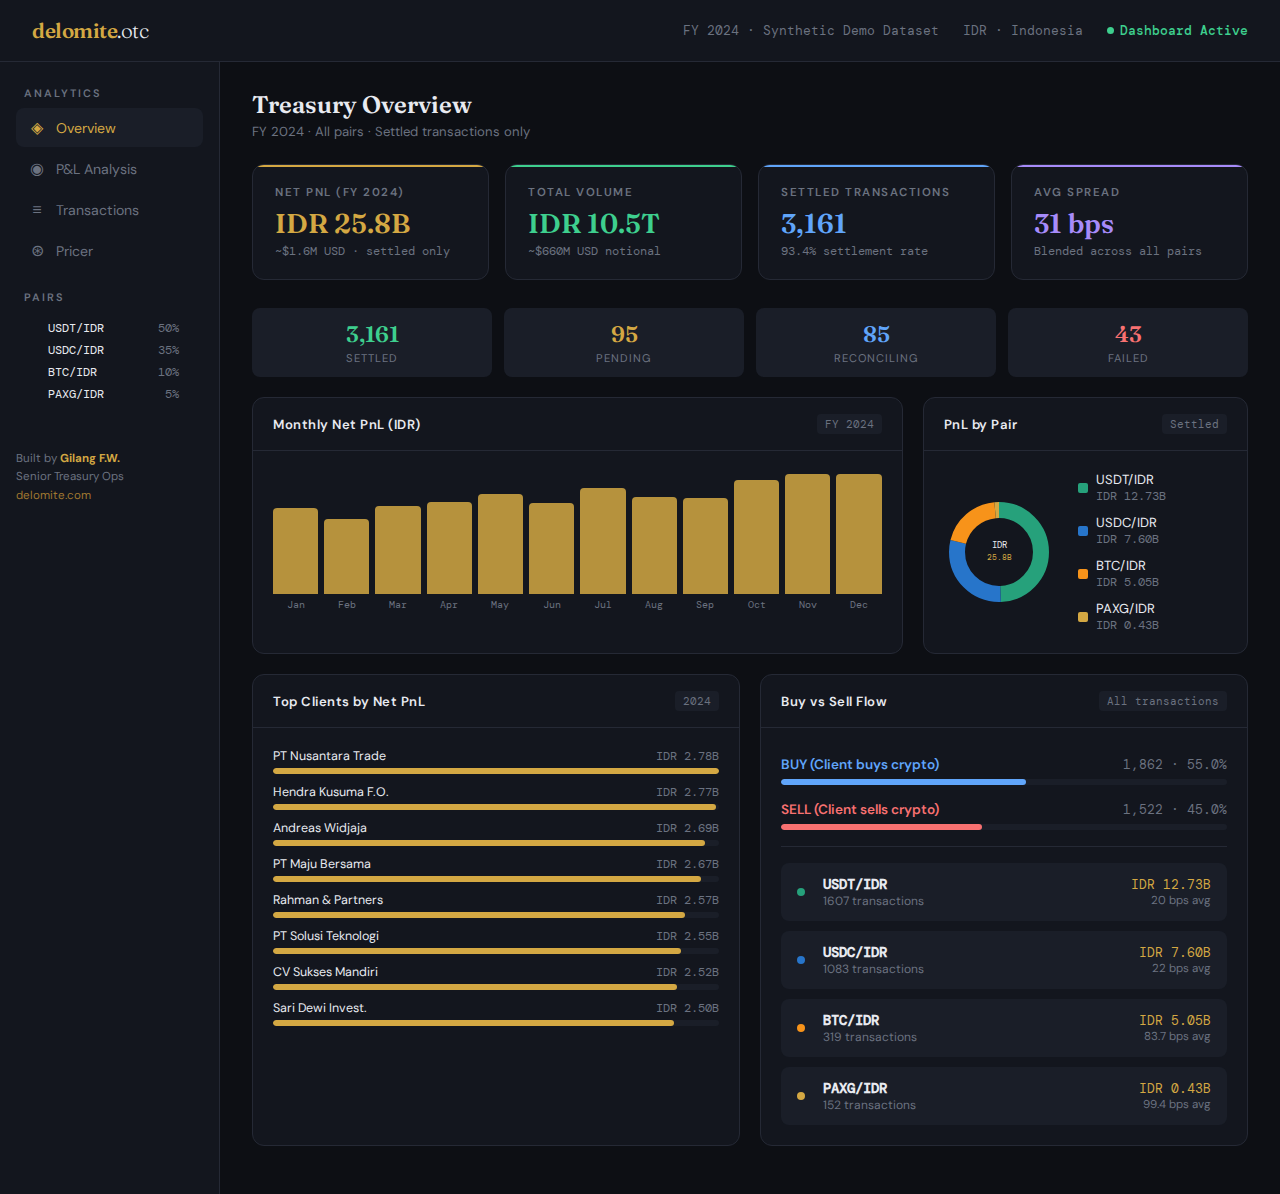
<file: dashboard/otc_treasury_dashboard.html>
<!DOCTYPE html>
<html lang="en">
<head>
<meta charset="UTF-8"/>
<meta name="viewport" content="width=device-width, initial-scale=1.0"/>
<title>OTC Treasury Dashboard · Delomite</title>
<link href="https://fonts.googleapis.com/css2?family=DM+Mono:wght@400;500&family=Fraunces:ital,opsz,wght@0,9..144,300;0,9..144,600;0,9..144,700;1,9..144,300&family=DM+Sans:wght@300;400;500;600&display=swap" rel="stylesheet"/>
<style>
:root {
  --bg: #0d0f14;
  --surface: #13161e;
  --surface2: #1a1e28;
  --border: #252935;
  --text: #e8eaf0;
  --muted: #6b7280;
  --gold: #d4a843;
  --gold-dim: #a07830;
  --green: #3ecf8e;
  --red: #f87171;
  --blue: #60a5fa;
  --purple: #a78bfa;
  --usdt: #26a17b;
  --usdc: #2775ca;
  --btc: #f7931a;
  --paxg: #d4a843;
}

* { margin:0; padding:0; box-sizing:border-box; }

body {
  background: var(--bg);
  color: var(--text);
  font-family: 'DM Sans', sans-serif;
  font-size: 14px;
  min-height: 100vh;
}

/* ── TOPBAR ── */
.topbar {
  display: flex;
  align-items: center;
  justify-content: space-between;
  padding: 18px 32px;
  border-bottom: 1px solid var(--border);
  background: var(--surface);
  position: sticky;
  top: 0;
  z-index: 100;
}

.logo {
  font-family: 'Fraunces', serif;
  font-size: 1.3rem;
  font-weight: 600;
  color: var(--gold);
  letter-spacing: -0.5px;
}

.logo span { color: var(--text); font-weight: 300; }

.topbar-meta {
  display: flex;
  align-items: center;
  gap: 24px;
  font-size: 0.8rem;
  color: var(--muted);
  font-family: 'DM Mono', monospace;
}

.live-badge {
  display: flex;
  align-items: center;
  gap: 6px;
  color: var(--green);
  font-weight: 500;
}

.live-dot {
  width: 7px; height: 7px;
  border-radius: 50%;
  background: var(--green);
  animation: pulse 2s infinite;
}

@keyframes pulse {
  0%, 100% { opacity: 1; }
  50% { opacity: 0.3; }
}

/* ── LAYOUT ── */
.layout {
  display: grid;
  grid-template-columns: 220px 1fr;
  min-height: calc(100vh - 61px);
}

/* ── SIDEBAR ── */
.sidebar {
  background: var(--surface);
  border-right: 1px solid var(--border);
  padding: 24px 0;
}

.nav-section {
  padding: 0 16px;
  margin-bottom: 8px;
}

.nav-label {
  font-size: 0.68rem;
  font-weight: 600;
  letter-spacing: 2px;
  text-transform: uppercase;
  color: var(--muted);
  padding: 0 8px;
  margin-bottom: 8px;
}

.nav-item {
  display: flex;
  align-items: center;
  gap: 10px;
  padding: 9px 12px;
  border-radius: 8px;
  cursor: pointer;
  color: var(--muted);
  font-size: 0.88rem;
  transition: all 0.15s;
  margin-bottom: 2px;
}

.nav-item:hover { background: var(--surface2); color: var(--text); }
.nav-item.active { background: var(--surface2); color: var(--gold); }
.nav-item .icon { font-size: 1rem; width: 18px; text-align: center; }

.sidebar-pair-list {
  padding: 8px 24px;
  display: flex;
  flex-direction: column;
  gap: 6px;
}

.pair-tag {
  display: flex;
  align-items: center;
  justify-content: space-between;
  font-size: 0.78rem;
  font-family: 'DM Mono', monospace;
}

.pair-dot { width: 8px; height: 8px; border-radius: 50%; margin-right: 8px; }
.pair-dot.usdt { background: var(--usdt); }
.pair-dot.usdc { background: var(--usdc); }
.pair-dot.btc  { background: var(--btc); }
.pair-dot.paxg { background: var(--paxg); }

.pair-pct { color: var(--muted); }

/* ── MAIN ── */
.main {
  padding: 28px 32px;
  overflow-x: hidden;
}

.page { display: none; }
.page.active { display: block; }

/* ── KPI STRIP ── */
.kpi-strip {
  display: grid;
  grid-template-columns: repeat(4, 1fr);
  gap: 16px;
  margin-bottom: 28px;
}

.kpi {
  background: var(--surface);
  border: 1px solid var(--border);
  border-radius: 12px;
  padding: 20px 22px;
  position: relative;
  overflow: hidden;
}

.kpi::before {
  content:'';
  position: absolute;
  top: 0; left: 0; right: 0;
  height: 2px;
}

.kpi.gold::before { background: var(--gold); }
.kpi.green::before { background: var(--green); }
.kpi.blue::before { background: var(--blue); }
.kpi.purple::before { background: var(--purple); }

.kpi-label {
  font-size: 0.72rem;
  font-weight: 600;
  letter-spacing: 1.5px;
  text-transform: uppercase;
  color: var(--muted);
  margin-bottom: 10px;
}

.kpi-value {
  font-family: 'Fraunces', serif;
  font-size: 1.7rem;
  font-weight: 600;
  line-height: 1;
  margin-bottom: 6px;
}

.kpi-value.gold { color: var(--gold); }
.kpi-value.green { color: var(--green); }
.kpi-value.blue { color: var(--blue); }
.kpi-value.purple { color: var(--purple); }

.kpi-sub {
  font-size: 0.75rem;
  color: var(--muted);
  font-family: 'DM Mono', monospace;
}

/* ── GRID ── */
.grid-2 { display: grid; grid-template-columns: 1fr 1fr; gap: 20px; margin-bottom: 20px; }
.grid-3 { display: grid; grid-template-columns: 2fr 1fr; gap: 20px; margin-bottom: 20px; }

/* ── CARD ── */
.card {
  background: var(--surface);
  border: 1px solid var(--border);
  border-radius: 12px;
  overflow: hidden;
}

.card-header {
  display: flex;
  align-items: center;
  justify-content: space-between;
  padding: 16px 20px;
  border-bottom: 1px solid var(--border);
}

.card-title {
  font-size: 0.82rem;
  font-weight: 600;
  letter-spacing: 0.5px;
  color: var(--text);
}

.card-badge {
  font-size: 0.68rem;
  font-family: 'DM Mono', monospace;
  color: var(--muted);
  background: var(--surface2);
  padding: 3px 8px;
  border-radius: 4px;
}

.card-body { padding: 20px; }

/* ── CHART CANVAS ── */
.chart-wrap { position: relative; }

/* ── BAR CHART (CSS) ── */
.bar-chart { display: flex; align-items: flex-end; gap: 6px; height: 140px; }

.bar-col {
  flex: 1;
  display: flex;
  flex-direction: column;
  align-items: center;
  gap: 4px;
  height: 100%;
  justify-content: flex-end;
}

.bar {
  width: 100%;
  border-radius: 4px 4px 0 0;
  transition: opacity 0.2s;
  cursor: pointer;
  min-height: 4px;
}

.bar:hover { opacity: 0.8; }

.bar-label {
  font-size: 0.6rem;
  color: var(--muted);
  font-family: 'DM Mono', monospace;
  text-align: center;
}

/* ── LINE CHART (SVG) ── */
.line-chart-wrap { width: 100%; overflow: hidden; }

/* ── DONUT ── */
.donut-wrap {
  display: flex;
  align-items: center;
  gap: 24px;
}

.donut-svg { flex-shrink: 0; }

.donut-legend {
  display: flex;
  flex-direction: column;
  gap: 10px;
}

.legend-item {
  display: flex;
  align-items: center;
  gap: 8px;
  font-size: 0.82rem;
}

.legend-dot {
  width: 10px; height: 10px;
  border-radius: 2px;
  flex-shrink: 0;
}

.legend-name { color: var(--text); }
.legend-val { color: var(--muted); font-family: 'DM Mono', monospace; font-size: 0.75rem; }

/* ── STATUS PILLS ── */
.status-row { display: flex; gap: 12px; margin-bottom: 20px; }

.status-pill {
  flex: 1;
  background: var(--surface2);
  border-radius: 8px;
  padding: 12px 14px;
  text-align: center;
}

.status-pill .num {
  font-family: 'Fraunces', serif;
  font-size: 1.4rem;
  font-weight: 600;
  margin-bottom: 3px;
}

.status-pill .lbl { font-size: 0.7rem; color: var(--muted); text-transform: uppercase; letter-spacing: 1px; }
.status-pill.settled .num { color: var(--green); }
.status-pill.pending .num { color: var(--gold); }
.status-pill.recon .num { color: var(--blue); }
.status-pill.failed .num { color: var(--red); }

/* ── TABLE ── */
.data-table { width: 100%; border-collapse: collapse; }

.data-table th {
  font-size: 0.7rem;
  font-weight: 600;
  letter-spacing: 1px;
  text-transform: uppercase;
  color: var(--muted);
  padding: 10px 12px;
  text-align: left;
  border-bottom: 1px solid var(--border);
}

.data-table td {
  padding: 10px 12px;
  font-size: 0.82rem;
  border-bottom: 1px solid var(--border);
  font-family: 'DM Mono', monospace;
  color: var(--text);
}

.data-table tr:last-child td { border-bottom: none; }
.data-table tr:hover td { background: var(--surface2); }

.badge {
  display: inline-block;
  padding: 2px 8px;
  border-radius: 4px;
  font-size: 0.68rem;
  font-weight: 600;
}

.badge.buy { background: rgba(96,165,250,0.15); color: var(--blue); }
.badge.sell { background: rgba(248,113,113,0.15); color: var(--red); }
.badge.settled { background: rgba(62,207,142,0.15); color: var(--green); }
.badge.pending { background: rgba(212,168,67,0.15); color: var(--gold); }
.badge.recon { background: rgba(96,165,250,0.1); color: var(--blue); }
.badge.failed { background: rgba(248,113,113,0.1); color: var(--red); }

.pair-chip {
  display: inline-flex;
  align-items: center;
  gap: 5px;
  font-size: 0.75rem;
}

/* ── PRICER ── */
.pricer-form {
  display: grid;
  grid-template-columns: 1fr 1fr;
  gap: 16px;
  margin-bottom: 20px;
}

.form-group { display: flex; flex-direction: column; gap: 6px; }

.form-label {
  font-size: 0.72rem;
  font-weight: 600;
  letter-spacing: 1px;
  text-transform: uppercase;
  color: var(--muted);
}

.form-input, .form-select {
  background: var(--surface2);
  border: 1px solid var(--border);
  color: var(--text);
  padding: 10px 14px;
  border-radius: 8px;
  font-size: 0.88rem;
  font-family: 'DM Mono', monospace;
  outline: none;
  transition: border-color 0.2s;
}

.form-input:focus, .form-select:focus { border-color: var(--gold); }
.form-select option { background: var(--surface2); }

.pricer-result {
  background: var(--surface2);
  border: 1px solid var(--border);
  border-radius: 10px;
  padding: 20px;
}

.pricer-grid {
  display: grid;
  grid-template-columns: repeat(3, 1fr);
  gap: 16px;
  margin-bottom: 16px;
}

.pricer-item { text-align: center; }
.pricer-item .p-label { font-size: 0.68rem; color: var(--muted); text-transform: uppercase; letter-spacing: 1px; margin-bottom: 6px; }
.pricer-item .p-value { font-family: 'Fraunces', serif; font-size: 1.1rem; font-weight: 600; }
.pricer-item .p-value.buy-quote { color: var(--blue); }
.pricer-item .p-value.sell-quote { color: var(--red); }
.pricer-item .p-value.pnl { color: var(--green); }

.calc-btn {
  width: 100%;
  padding: 12px;
  background: var(--gold);
  color: #0d0f14;
  border: none;
  border-radius: 8px;
  font-size: 0.9rem;
  font-weight: 600;
  cursor: pointer;
  font-family: 'DM Sans', sans-serif;
  transition: opacity 0.2s;
}

.calc-btn:hover { opacity: 0.85; }

.pricer-note {
  font-size: 0.72rem;
  color: var(--muted);
  margin-top: 12px;
  padding-top: 12px;
  border-top: 1px solid var(--border);
}

/* ── HORIZONTAL BAR (client pnl) ── */
.hbar-list { display: flex; flex-direction: column; gap: 10px; }

.hbar-row { display: flex; flex-direction: column; gap: 4px; }
.hbar-meta { display: flex; justify-content: space-between; font-size: 0.78rem; }
.hbar-name { color: var(--text); }
.hbar-val { color: var(--muted); font-family: 'DM Mono', monospace; }
.hbar-track { background: var(--surface2); border-radius: 3px; height: 6px; overflow: hidden; }
.hbar-fill { height: 100%; border-radius: 3px; background: var(--gold); transition: width 0.8s ease; }

/* ── PAGE TITLE ── */
.page-title {
  margin-bottom: 24px;
}

.page-title h2 {
  font-family: 'Fraunces', serif;
  font-size: 1.5rem;
  font-weight: 600;
  color: var(--text);
  margin-bottom: 4px;
}

.page-title p {
  font-size: 0.82rem;
  color: var(--muted);
}

/* ── PAIR PNL TABLE ── */
.pair-summary {
  display: flex;
  flex-direction: column;
  gap: 10px;
}

.pair-row {
  display: flex;
  align-items: center;
  justify-content: space-between;
  padding: 12px 16px;
  background: var(--surface2);
  border-radius: 8px;
}

.pair-info { display: flex; align-items: center; gap: 10px; }
.pair-name { font-weight: 600; font-size: 0.9rem; font-family: 'DM Mono', monospace; }
.pair-txcount { font-size: 0.75rem; color: var(--muted); }

.pair-nums { display: flex; gap: 24px; text-align: right; }
.pair-num-item .lbl { font-size: 0.65rem; color: var(--muted); text-transform: uppercase; letter-spacing: 1px; }
.pair-num-item .val { font-family: 'DM Mono', monospace; font-size: 0.85rem; }

@media (max-width: 900px) {
  .layout { grid-template-columns: 1fr; }
  .sidebar { display: none; }
  .kpi-strip { grid-template-columns: repeat(2,1fr); }
  .grid-2, .grid-3 { grid-template-columns: 1fr; }
  .pricer-form { grid-template-columns: 1fr; }
  .pricer-grid { grid-template-columns: 1fr; }
}
</style>
</head>
<body>

<!-- TOPBAR -->
<div class="topbar">
  <div class="logo">delomite<span>.otc</span></div>
  <div class="topbar-meta">
    <span>FY 2024 · Synthetic Demo Dataset</span>
    <span>IDR · Indonesia</span>
    <div class="live-badge"><div class="live-dot"></div>Dashboard Active</div>
  </div>
</div>

<div class="layout">

  <!-- SIDEBAR -->
  <div class="sidebar">
    <div class="nav-section">
      <div class="nav-label">Analytics</div>
      <div class="nav-item active" onclick="showPage('overview')">
        <span class="icon">◈</span> Overview
      </div>
      <div class="nav-item" onclick="showPage('pnl')">
        <span class="icon">◉</span> P&amp;L Analysis
      </div>
      <div class="nav-item" onclick="showPage('transactions')">
        <span class="icon">≡</span> Transactions
      </div>
      <div class="nav-item" onclick="showPage('pricer')">
        <span class="icon">⊛</span> Pricer
      </div>
    </div>

    <div class="nav-section" style="margin-top:20px;">
      <div class="nav-label">Pairs</div>
      <div class="sidebar-pair-list">
        <div class="pair-tag">
          <span><span class="pair-dot usdt"></span>USDT/IDR</span>
          <span class="pair-pct">50%</span>
        </div>
        <div class="pair-tag">
          <span><span class="pair-dot usdc"></span>USDC/IDR</span>
          <span class="pair-pct">35%</span>
        </div>
        <div class="pair-tag">
          <span><span class="pair-dot btc"></span>BTC/IDR</span>
          <span class="pair-pct">10%</span>
        </div>
        <div class="pair-tag">
          <span><span class="pair-dot paxg"></span>PAXG/IDR</span>
          <span class="pair-pct">5%</span>
        </div>
      </div>
    </div>

    <div class="nav-section" style="margin-top:24px; padding: 16px;">
      <div style="font-size:0.72rem; color:var(--muted); line-height:1.6;">
        Built by <strong style="color:var(--gold)">Gilang F.W.</strong><br>
        Senior Treasury Ops<br>
        <a href="https://delomite.com" style="color:var(--gold-dim); text-decoration:none;">delomite.com</a>
      </div>
    </div>
  </div>

  <!-- MAIN -->
  <div class="main">

    <!-- ══════════════════ PAGE: OVERVIEW ══════════════════ -->
    <div id="page-overview" class="page active">
      <div class="page-title">
        <h2>Treasury Overview</h2>
        <p>FY 2024 · All pairs · Settled transactions only</p>
      </div>

      <!-- KPI STRIP -->
      <div class="kpi-strip">
        <div class="kpi gold">
          <div class="kpi-label">Net PnL (FY 2024)</div>
          <div class="kpi-value gold">IDR 25.8B</div>
          <div class="kpi-sub">~$1.6M USD · settled only</div>
        </div>
        <div class="kpi green">
          <div class="kpi-label">Total Volume</div>
          <div class="kpi-value green">IDR 10.5T</div>
          <div class="kpi-sub">~$660M USD notional</div>
        </div>
        <div class="kpi blue">
          <div class="kpi-label">Settled Transactions</div>
          <div class="kpi-value blue">3,161</div>
          <div class="kpi-sub">93.4% settlement rate</div>
        </div>
        <div class="kpi purple">
          <div class="kpi-label">Avg Spread</div>
          <div class="kpi-value purple">31 bps</div>
          <div class="kpi-sub">Blended across all pairs</div>
        </div>
      </div>

      <!-- STATUS ROW -->
      <div class="status-row">
        <div class="status-pill settled">
          <div class="num">3,161</div>
          <div class="lbl">Settled</div>
        </div>
        <div class="status-pill pending">
          <div class="num">95</div>
          <div class="lbl">Pending</div>
        </div>
        <div class="status-pill recon">
          <div class="num">85</div>
          <div class="lbl">Reconciling</div>
        </div>
        <div class="status-pill failed">
          <div class="num">43</div>
          <div class="lbl">Failed</div>
        </div>
      </div>

      <!-- MONTHLY BAR + PAIR DONUT -->
      <div class="grid-3">
        <div class="card">
          <div class="card-header">
            <span class="card-title">Monthly Net PnL (IDR)</span>
            <span class="card-badge">FY 2024</span>
          </div>
          <div class="card-body">
            <div class="bar-chart" id="monthly-bar"></div>
          </div>
        </div>

        <div class="card">
          <div class="card-header">
            <span class="card-title">PnL by Pair</span>
            <span class="card-badge">Settled</span>
          </div>
          <div class="card-body">
            <div class="donut-wrap">
              <svg class="donut-svg" width="110" height="110" viewBox="0 0 110 110" id="donut-svg"></svg>
              <div class="donut-legend" id="donut-legend"></div>
            </div>
          </div>
        </div>
      </div>

      <!-- CLIENT PNL + DIRECTION -->
      <div class="grid-2">
        <div class="card">
          <div class="card-header">
            <span class="card-title">Top Clients by Net PnL</span>
            <span class="card-badge">2024</span>
          </div>
          <div class="card-body">
            <div class="hbar-list" id="client-hbar"></div>
          </div>
        </div>

        <div class="card">
          <div class="card-header">
            <span class="card-title">Buy vs Sell Flow</span>
            <span class="card-badge">All transactions</span>
          </div>
          <div class="card-body">
            <div style="display:flex; flex-direction:column; gap:16px; padding-top:8px;">
              <div>
                <div style="display:flex; justify-content:space-between; margin-bottom:6px;">
                  <span style="color:var(--blue); font-size:0.85rem; font-weight:600;">BUY (Client buys crypto)</span>
                  <span style="font-family:'DM Mono',monospace; font-size:0.82rem; color:var(--muted);">1,862 · 55.0%</span>
                </div>
                <div class="hbar-track"><div class="hbar-fill" style="width:55%; background:var(--blue);"></div></div>
              </div>
              <div>
                <div style="display:flex; justify-content:space-between; margin-bottom:6px;">
                  <span style="color:var(--red); font-size:0.85rem; font-weight:600;">SELL (Client sells crypto)</span>
                  <span style="font-family:'DM Mono',monospace; font-size:0.82rem; color:var(--muted);">1,522 · 45.0%</span>
                </div>
                <div class="hbar-track"><div class="hbar-fill" style="width:45%; background:var(--red);"></div></div>
              </div>

              <div style="border-top:1px solid var(--border); padding-top:16px;">
                <div class="pair-summary" id="pair-summary-small"></div>
              </div>
            </div>
          </div>
        </div>
      </div>
    </div>

    <!-- ══════════════════ PAGE: PNL ══════════════════ -->
    <div id="page-pnl" class="page">
      <div class="page-title">
        <h2>P&amp;L Analysis</h2>
        <p>Revenue recognition on full settlement of both legs</p>
      </div>

      <div class="kpi-strip">
        <div class="kpi gold">
          <div class="kpi-label">Gross Spread (FY)</div>
          <div class="kpi-value gold">IDR 45.6B</div>
          <div class="kpi-sub">Before regulatory tax</div>
        </div>
        <div class="kpi green">
          <div class="kpi-label">Net PnL (FY)</div>
          <div class="kpi-value green">IDR 25.8B</div>
          <div class="kpi-sub">After 0.21% OJK tax</div>
        </div>
        <div class="kpi blue">
          <div class="kpi-label">Tax Paid (FY)</div>
          <div class="kpi-value blue">IDR 19.6B</div>
          <div class="kpi-sub">Regulatory compliance</div>
        </div>
        <div class="kpi purple">
          <div class="kpi-label">Tax/Spread Ratio</div>
          <div class="kpi-value purple">43%</div>
          <div class="kpi-sub">Effective tax burden</div>
        </div>
      </div>

      <div class="card" style="margin-bottom:20px;">
        <div class="card-header">
          <span class="card-title">Monthly Waterfall: Gross Spread → Tax → Net PnL</span>
          <span class="card-badge">IDR billions</span>
        </div>
        <div class="card-body">
          <div id="waterfall-chart" style="height:180px; display:flex; align-items:flex-end; gap:4px;"></div>
          <div style="display:flex; gap:20px; margin-top:14px;">
            <span style="display:flex; align-items:center; gap:6px; font-size:0.75rem; color:var(--muted);">
              <span style="width:10px; height:10px; border-radius:2px; background:var(--gold); display:inline-block;"></span>Gross Spread
            </span>
            <span style="display:flex; align-items:center; gap:6px; font-size:0.75rem; color:var(--muted);">
              <span style="width:10px; height:10px; border-radius:2px; background:var(--red); display:inline-block;"></span>Tax (0.21%)
            </span>
            <span style="display:flex; align-items:center; gap:6px; font-size:0.75rem; color:var(--muted);">
              <span style="width:10px; height:10px; border-radius:2px; background:var(--green); display:inline-block;"></span>Net PnL
            </span>
          </div>
        </div>
      </div>

      <div class="card">
        <div class="card-header">
          <span class="card-title">PnL Breakdown by Pair</span>
          <span class="card-badge">FY 2024 · Settled</span>
        </div>
        <div class="card-body">
          <table class="data-table">
            <thead>
              <tr>
                <th>Pair</th>
                <th>Transactions</th>
                <th>Avg Spread (bps)</th>
                <th>Net PnL (IDR)</th>
                <th>PnL Share</th>
              </tr>
            </thead>
            <tbody id="pair-pnl-table"></tbody>
          </table>
        </div>
      </div>
    </div>

    <!-- ══════════════════ PAGE: TRANSACTIONS ══════════════════ -->
    <div id="page-transactions" class="page">
      <div class="page-title">
        <h2>Recent Transactions</h2>
        <p>Latest 20 settled transactions · Sorted by trade timestamp</p>
      </div>
      <div class="card">
        <div class="card-body" style="padding:0; overflow-x:auto;">
          <table class="data-table">
            <thead>
              <tr>
                <th>TX ID</th>
                <th>Date</th>
                <th>Pair</th>
                <th>Dir</th>
                <th>Client</th>
                <th>Volume</th>
                <th>Rate (IDR)</th>
                <th>IDR Amount</th>
                <th>Spread</th>
                <th>Net PnL</th>
                <th>Status</th>
              </tr>
            </thead>
            <tbody id="tx-table"></tbody>
          </table>
        </div>
      </div>
    </div>

    <!-- ══════════════════ PAGE: PRICER ══════════════════ -->
    <div id="page-pricer" class="page">
      <div class="page-title">
        <h2>OTC Pricer</h2>
        <p>Live quote calculator · MM rate + spread + 0.21% OJK tax</p>
      </div>

      <div class="card" style="margin-bottom:20px;">
        <div class="card-header">
          <span class="card-title">Quote Calculator</span>
          <span class="card-badge">Indicative only</span>
        </div>
        <div class="card-body">
          <div class="pricer-form">
            <div class="form-group">
              <label class="form-label">Pair</label>
              <select class="form-select" id="p-pair" onchange="updateSpreadHint()">
                <option value="USDT/IDR">USDT/IDR</option>
                <option value="USDC/IDR">USDC/IDR</option>
                <option value="BTC/IDR">BTC/IDR</option>
                <option value="PAXG/IDR">PAXG/IDR</option>
              </select>
            </div>
            <div class="form-group">
              <label class="form-label">MM Indicative Rate (IDR)</label>
              <input class="form-input" type="number" id="p-mm-rate" placeholder="e.g. 15800"/>
            </div>
            <div class="form-group">
              <label class="form-label">Volume (crypto units)</label>
              <input class="form-input" type="number" id="p-volume" placeholder="e.g. 100000"/>
            </div>
            <div class="form-group">
              <label class="form-label">Spread (bps) <span id="spread-hint" style="color:var(--muted); font-size:0.7rem;"></span></label>
              <input class="form-input" type="number" id="p-spread" placeholder="e.g. 20"/>
            </div>
          </div>

          <button class="calc-btn" onclick="calculateQuote()">Calculate Quote</button>

          <div class="pricer-result" style="margin-top:20px;" id="pricer-result">
            <div class="pricer-grid">
              <div class="pricer-item">
                <div class="p-label">Buy Quote (IDR/unit)</div>
                <div class="p-value buy-quote" id="r-buy">—</div>
              </div>
              <div class="pricer-item">
                <div class="p-label">Sell Quote (IDR/unit)</div>
                <div class="p-value sell-quote" id="r-sell">—</div>
              </div>
              <div class="pricer-item">
                <div class="p-label">Est. Net PnL (IDR)</div>
                <div class="p-value pnl" id="r-pnl">—</div>
              </div>
            </div>
            <div class="pricer-grid">
              <div class="pricer-item">
                <div class="p-label">Total IDR (Buy)</div>
                <div class="p-value" style="color:var(--text); font-size:0.9rem;" id="r-buy-total">—</div>
              </div>
              <div class="pricer-item">
                <div class="p-label">Total IDR (Sell)</div>
                <div class="p-value" style="color:var(--text); font-size:0.9rem;" id="r-sell-total">—</div>
              </div>
              <div class="pricer-item">
                <div class="p-label">Tax (0.21%)</div>
                <div class="p-value" style="color:var(--red); font-size:0.9rem;" id="r-tax">—</div>
              </div>
            </div>
            <div class="pricer-note">
              Formula: Buy quote = MM rate × (1 + spread + 0.21% tax) · Sell quote = MM rate × (1 − spread − 0.21% tax) · PnL recognized on full settlement of both crypto and fiat legs · Tax remitted per OJK PMK regulation.
            </div>
          </div>
        </div>
      </div>

      <div class="card">
        <div class="card-header">
          <span class="card-title">Typical Spread Ranges by Pair</span>
          <span class="card-badge">Historical average</span>
        </div>
        <div class="card-body">
          <table class="data-table">
            <thead>
              <tr><th>Pair</th><th>Min Spread</th><th>Max Spread</th><th>Avg (FY 2024)</th><th>Notes</th></tr>
            </thead>
            <tbody>
              <tr><td><span class="pair-chip"><span class="pair-dot usdt"></span>USDT/IDR</span></td><td>12 bps</td><td>28 bps</td><td>20 bps</td><td>Tightest — high frequency stablecoin</td></tr>
              <tr><td><span class="pair-chip"><span class="pair-dot usdc"></span>USDC/IDR</span></td><td>15 bps</td><td>29 bps</td><td>22 bps</td><td>Slightly wider — lower liquidity vs USDT</td></tr>
              <tr><td><span class="pair-chip"><span class="pair-dot btc"></span>BTC/IDR</span></td><td>45 bps</td><td>120 bps</td><td>84 bps</td><td>Wider — price volatility risk during settlement window</td></tr>
              <tr><td><span class="pair-chip"><span class="pair-dot paxg"></span>PAXG/IDR</span></td><td>60 bps</td><td>150 bps</td><td>99 bps</td><td>Widest — gold premium + FX conversion risk</td></tr>
            </tbody>
          </table>
        </div>
      </div>
    </div>

  </div><!-- /main -->
</div><!-- /layout -->

<script>
// ── DATA ──────────────────────────────────────────────────────
const monthly = [
  {m:"Jan",pnl:1880547082,gross:3583596685,tax:1703049603,tx:277},
  {m:"Feb",pnl:1626769025,gross:3142302849,tax:1515533824,tx:224},
  {m:"Mar",pnl:1907832117,gross:3635862654,tax:1728030537,tx:257},
  {m:"Apr",pnl:1996885389,gross:3835797173,tax:1838911784,tx:265},
  {m:"May",pnl:2182318499,gross:4131116473,tax:1948797974,tx:274},
  {m:"Jun",pnl:1987640660,gross:3740380450,tax:1752739790,tx:250},
  {m:"Jul",pnl:2309518956,gross:4338016706,tax:2028497750,tx:303},
  {m:"Aug",pnl:2117164465,gross:3807061559,tax:1689897094,tx:246},
  {m:"Sep",pnl:2100066139,gross:3914824915,tax:1814758776,tx:246},
  {m:"Oct",pnl:2488331386,gross:4347550298,tax:1859218912,tx:266},
  {m:"Nov",pnl:2600562107,gross:4544006061,tax:1943443954,tx:270},
  {m:"Dec",pnl:2605839652,gross:4760058162,tax:2154218510,tx:283},
];

const pairData = [
  {pair:"USDT/IDR", pnl:12729165618, tx:1607, bps:20.0, color:"#26a17b", cls:"usdt"},
  {pair:"USDC/IDR", pnl:7596273313,  tx:1083, bps:22.0, color:"#2775ca", cls:"usdc"},
  {pair:"BTC/IDR",  pnl:5049597099,  tx:319,  bps:83.7, color:"#f7931a", cls:"btc"},
  {pair:"PAXG/IDR", pnl:428439447,   tx:152,  bps:99.4, color:"#d4a843", cls:"paxg"},
];

const clientPnl = [
  {name:"PT Nusantara Trade", pnl:2784459250},
  {name:"Hendra Kusuma F.O.", pnl:2767528746},
  {name:"Andreas Widjaja",    pnl:2694615979},
  {name:"PT Maju Bersama",    pnl:2670654681},
  {name:"Rahman & Partners",  pnl:2570041098},
  {name:"PT Solusi Teknologi",pnl:2547375711},
  {name:"CV Sukses Mandiri",  pnl:2524343764},
  {name:"Sari Dewi Invest.",  pnl:2502228645},
];

const recentTx = [
  {id:"OTC-03384",date:"2024-12-31",pair:"USDC/IDR",dir:"BUY",client:"Budi Santoso",vol:279229,rate:15433,amt:4309359608,bps:27,pnl:11535115,status:"SETTLED"},
  {id:"OTC-03379",date:"2024-12-31",pair:"USDT/IDR",dir:"SELL",client:"Hendra Kusuma F.O.",vol:177387,rate:15822,amt:2806625767,bps:28,pnl:7926280,status:"SETTLED"},
  {id:"OTC-03380",date:"2024-12-31",pair:"USDT/IDR",dir:"SELL",client:"Rahman & Partners",vol:424337,rate:15823,amt:6714205942,bps:28,pnl:18960275,status:"SETTLED"},
  {id:"OTC-03382",date:"2024-12-31",pair:"USDC/IDR",dir:"BUY",client:"Rahman & Partners",vol:399532,rate:15428,amt:6163938695,bps:22,pnl:13448843,status:"SETTLED"},
  {id:"OTC-03383",date:"2024-12-31",pair:"USDT/IDR",dir:"SELL",client:"CV Sukses Mandiri",vol:334325,rate:15830,amt:5292446925,bps:22,pnl:11740298,status:"SETTLED"},
  {id:"OTC-03375",date:"2024-12-31",pair:"USDC/IDR",dir:"SELL",client:"PT Solusi Teknologi",vol:351337,rate:15282,amt:5369030296,bps:21,pnl:11368677,status:"SETTLED"},
  {id:"OTC-03374",date:"2024-12-31",pair:"USDT/IDR",dir:"SELL",client:"PT Nusantara Trade",vol:376699,rate:15827,amt:5962019758,bps:23,pnl:13829842,status:"SETTLED"},
  {id:"OTC-03377",date:"2024-12-31",pair:"USDC/IDR",dir:"SELL",client:"Andreas Widjaja",vol:255997,rate:15295,amt:3915457491,bps:15,pnl:5923920,status:"SETTLED"},
  {id:"OTC-03372",date:"2024-12-31",pair:"USDT/IDR",dir:"BUY",client:"Budi Santoso",vol:19660,rate:15970,amt:313967621,bps:13,pnl:404448,status:"SETTLED"},
  {id:"OTC-03370",date:"2024-12-31",pair:"USDC/IDR",dir:"SELL",client:"PT Maju Bersama",vol:141257,rate:15276,amt:2157799668,bps:29,pnl:6311488,status:"SETTLED"},
  {id:"OTC-03378",date:"2024-12-31",pair:"USDC/IDR",dir:"SELL",client:"PT Nusantara Trade",vol:195541,rate:15274,amt:2986674902,bps:25,pnl:7529272,status:"SETTLED"},
  {id:"OTC-03373",date:"2024-12-31",pair:"USDT/IDR",dir:"BUY",client:"CV Sukses Mandiri",vol:135758,rate:15975,amt:2168705699,bps:17,pnl:3654974,status:"SETTLED"},
  {id:"OTC-03376",date:"2024-12-31",pair:"USDT/IDR",dir:"BUY",client:"PT Solusi Teknologi",vol:27256,rate:15976,amt:435457410,bps:20,pnl:863736,status:"SETTLED"},
  {id:"OTC-03362",date:"2024-12-30",pair:"USDC/IDR",dir:"SELL",client:"Rahman & Partners",vol:37250,rate:15297,amt:569796043,bps:29,pnl:1666807,status:"SETTLED"},
  {id:"OTC-03364",date:"2024-12-30",pair:"USDC/IDR",dir:"BUY",client:"Budi Santoso",vol:188360,rate:15462,amt:2912335141,bps:26,pnl:7508146,status:"SETTLED"},
  {id:"OTC-03361",date:"2024-12-30",pair:"USDC/IDR",dir:"BUY",client:"Sari Dewi Invest.",vol:340426,rate:15446,amt:5258095577,bps:17,pnl:8862726,status:"SETTLED"},
  {id:"OTC-03360",date:"2024-12-30",pair:"USDC/IDR",dir:"SELL",client:"PT Nusantara Trade",vol:309687,rate:15309,amt:4741104259,bps:19,pnl:9083216,status:"SETTLED"},
  {id:"OTC-03369",date:"2024-12-30",pair:"USDT/IDR",dir:"BUY",client:"Rahman & Partners",vol:56451,rate:15949,amt:900347148,bps:18,pnl:1606980,status:"SETTLED"},
  {id:"OTC-03356",date:"2024-12-30",pair:"USDT/IDR",dir:"BUY",client:"Sari Dewi Invest.",vol:275347,rate:15967,amt:4396529954,bps:27,pnl:11770722,status:"SETTLED"},
  {id:"OTC-03357",date:"2024-12-30",pair:"USDT/IDR",dir:"SELL",client:"CV Sukses Mandiri",vol:273485,rate:15812,amt:4324416336,bps:17,pnl:7415322,status:"SETTLED"},
];

// ── HELPERS ───────────────────────────────────────────────────
const fmtB  = v => "IDR " + (v/1e9).toFixed(2) + "B";
const fmtM  = v => "IDR " + (v/1e6).toFixed(1) + "M";
const fmtN  = v => v.toLocaleString("id-ID");
const fmtK  = v => v >= 1e6 ? (v/1e6).toFixed(2)+"M" : v >= 1e3 ? (v/1e3).toFixed(1)+"K" : v.toFixed(4);

function pairColor(p) {
  return {
    "USDT/IDR":"#26a17b","USDC/IDR":"#2775ca","BTC/IDR":"#f7931a","PAXG/IDR":"#d4a843"
  }[p] || "#6b7280";
}

// ── NAV ───────────────────────────────────────────────────────
function showPage(name) {
  document.querySelectorAll(".page").forEach(p => p.classList.remove("active"));
  document.querySelectorAll(".nav-item").forEach(n => n.classList.remove("active"));
  document.getElementById("page-"+name).classList.add("active");
  event.currentTarget.classList.add("active");
}

// ── MONTHLY BAR ───────────────────────────────────────────────
function buildMonthlyBar() {
  const max = Math.max(...monthly.map(m => m.pnl));
  const el = document.getElementById("monthly-bar");
  el.innerHTML = monthly.map(m => `
    <div class="bar-col">
      <div class="bar" style="height:${(m.pnl/max)*120}px; background:var(--gold); opacity:0.85;"
        title="${m.m}: ${fmtB(m.pnl)}"></div>
      <div class="bar-label">${m.m}</div>
    </div>
  `).join("");
}

// ── DONUT ─────────────────────────────────────────────────────
function buildDonut() {
  const total = pairData.reduce((s,p)=>s+p.pnl,0);
  const r=42, cx=55, cy=55, stroke=16;
  const circumference = 2*Math.PI*r;
  let offset = 0;
  let paths = "";
  pairData.forEach(p => {
    const pct = p.pnl/total;
    const dash = pct*circumference;
    const gap  = circumference - dash;
    paths += `<circle cx="${cx}" cy="${cy}" r="${r}" fill="none" stroke="${p.color}"
      stroke-width="${stroke}" stroke-dasharray="${dash} ${gap}"
      stroke-dashoffset="${-offset}" transform="rotate(-90 ${cx} ${cy})"/>`;
    offset += dash;
  });
  document.getElementById("donut-svg").innerHTML = paths +
    `<text x="${cx}" y="${cy-4}" text-anchor="middle" fill="#e8eaf0" font-size="9" font-family="DM Mono">IDR</text>
     <text x="${cx}" y="${cy+8}" text-anchor="middle" fill="#d4a843" font-size="8" font-family="DM Mono">25.8B</text>`;

  document.getElementById("donut-legend").innerHTML = pairData.map(p => `
    <div class="legend-item">
      <div class="legend-dot" style="background:${p.color};"></div>
      <div>
        <div class="legend-name">${p.pair}</div>
        <div class="legend-val">${fmtB(p.pnl)}</div>
      </div>
    </div>
  `).join("");
}

// ── CLIENT HBAR ───────────────────────────────────────────────
function buildClientHbar() {
  const max = clientPnl[0].pnl;
  document.getElementById("client-hbar").innerHTML = clientPnl.map(c => `
    <div class="hbar-row">
      <div class="hbar-meta">
        <span class="hbar-name">${c.name}</span>
        <span class="hbar-val">${fmtB(c.pnl)}</span>
      </div>
      <div class="hbar-track"><div class="hbar-fill" style="width:${(c.pnl/max)*100}%;"></div></div>
    </div>
  `).join("");
}

// ── PAIR SUMMARY SMALL ────────────────────────────────────────
function buildPairSmall() {
  document.getElementById("pair-summary-small").innerHTML = pairData.map(p => `
    <div class="pair-row">
      <div class="pair-info">
        <span class="pair-dot ${p.cls}"></span>
        <div>
          <div class="pair-name">${p.pair}</div>
          <div class="pair-txcount">${p.tx} transactions</div>
        </div>
      </div>
      <div style="text-align:right;">
        <div style="font-family:'DM Mono',monospace; font-size:0.82rem; color:var(--gold);">${fmtB(p.pnl)}</div>
        <div style="font-size:0.72rem; color:var(--muted);">${p.bps} bps avg</div>
      </div>
    </div>
  `).join("");
}

// ── WATERFALL CHART ───────────────────────────────────────────
function buildWaterfall() {
  const maxGross = Math.max(...monthly.map(m=>m.gross));
  const el = document.getElementById("waterfall-chart");
  el.innerHTML = monthly.map(m => {
    const gh = (m.gross/maxGross)*160;
    const th = (m.tax/maxGross)*160;
    const ph = (m.pnl/maxGross)*160;
    return `
    <div style="flex:1; display:flex; flex-direction:column; align-items:center; gap:2px; height:180px; justify-content:flex-end;">
      <div style="width:100%; display:flex; gap:2px; justify-content:center; align-items:flex-end;">
        <div style="width:30%; height:${gh}px; background:var(--gold); opacity:0.7; border-radius:2px 2px 0 0;"
          title="Gross: ${fmtB(m.gross)}"></div>
        <div style="width:30%; height:${th}px; background:var(--red); opacity:0.7; border-radius:2px 2px 0 0;"
          title="Tax: ${fmtB(m.tax)}"></div>
        <div style="width:30%; height:${ph}px; background:var(--green); opacity:0.85; border-radius:2px 2px 0 0;"
          title="Net: ${fmtB(m.pnl)}"></div>
      </div>
      <div style="font-size:0.6rem; color:var(--muted); font-family:'DM Mono',monospace;">${m.m}</div>
    </div>`;
  }).join("");
}

// ── PAIR PNL TABLE ────────────────────────────────────────────
function buildPairTable() {
  const total = pairData.reduce((s,p)=>s+p.pnl,0);
  document.getElementById("pair-pnl-table").innerHTML = pairData.map(p => `
    <tr>
      <td><span class="pair-chip"><span class="pair-dot ${p.cls}"></span>${p.pair}</span></td>
      <td>${p.tx.toLocaleString()}</td>
      <td>${p.bps} bps</td>
      <td style="color:var(--gold);">${fmtB(p.pnl)}</td>
      <td>
        <div class="hbar-track" style="width:120px;">
          <div class="hbar-fill" style="width:${(p.pnl/total)*100}%; background:${p.color};"></div>
        </div>
        <span style="font-size:0.72rem; color:var(--muted);">${((p.pnl/total)*100).toFixed(1)}%</span>
      </td>
    </tr>
  `).join("");
}

// ── TX TABLE ──────────────────────────────────────────────────
function buildTxTable() {
  document.getElementById("tx-table").innerHTML = recentTx.map(t => `
    <tr>
      <td style="color:var(--muted);">${t.id}</td>
      <td>${t.date}</td>
      <td><span class="pair-chip"><span class="pair-dot ${t.pair.split("/")[0].toLowerCase()}"></span>${t.pair}</span></td>
      <td><span class="badge ${t.dir.toLowerCase()}">${t.dir}</span></td>
      <td>${t.client}</td>
      <td>${fmtK(t.vol)}</td>
      <td>${fmtN(t.rate)}</td>
      <td>${fmtB(t.amt)}</td>
      <td>${t.bps} bps</td>
      <td style="color:var(--green);">${fmtM(t.pnl)}</td>
      <td><span class="badge settled">✓</span></td>
    </tr>
  `).join("");
}

// ── PRICER ────────────────────────────────────────────────────
const spreadHints = {
  "USDT/IDR":"typical 12–28 bps",
  "USDC/IDR":"typical 15–29 bps",
  "BTC/IDR": "typical 45–120 bps",
  "PAXG/IDR":"typical 60–150 bps",
};

function updateSpreadHint() {
  const pair = document.getElementById("p-pair").value;
  document.getElementById("spread-hint").textContent = spreadHints[pair];
}

function calculateQuote() {
  const mmRate  = parseFloat(document.getElementById("p-mm-rate").value);
  const volume  = parseFloat(document.getElementById("p-volume").value);
  const spreadB = parseFloat(document.getElementById("p-spread").value);

  if (!mmRate || !volume || !spreadB) {
    alert("Please fill in all fields."); return;
  }

  const spread = spreadB / 10000;
  const tax    = 0.0021;

  const buyQuote  = mmRate * (1 + spread + tax);
  const sellQuote = mmRate * (1 - spread - tax);
  const buyTotal  = buyQuote * volume;
  const sellTotal = sellQuote * volume;
  const taxAmt    = buyTotal * tax;
  const grossSpread = Math.abs(buyTotal - mmRate * volume);
  const netPnl    = grossSpread - taxAmt;

  document.getElementById("r-buy").textContent  = fmtN(Math.round(buyQuote));
  document.getElementById("r-sell").textContent = fmtN(Math.round(sellQuote));
  document.getElementById("r-pnl").textContent  = "IDR " + fmtN(Math.round(netPnl));
  document.getElementById("r-buy-total").textContent  = "IDR " + fmtN(Math.round(buyTotal));
  document.getElementById("r-sell-total").textContent = "IDR " + fmtN(Math.round(sellTotal));
  document.getElementById("r-tax").textContent  = "IDR " + fmtN(Math.round(taxAmt));
}

// ── INIT ──────────────────────────────────────────────────────
buildMonthlyBar();
buildDonut();
buildClientHbar();
buildPairSmall();
buildWaterfall();
buildPairTable();
buildTxTable();
updateSpreadHint();
</script>
</body>
</html>
</file>
